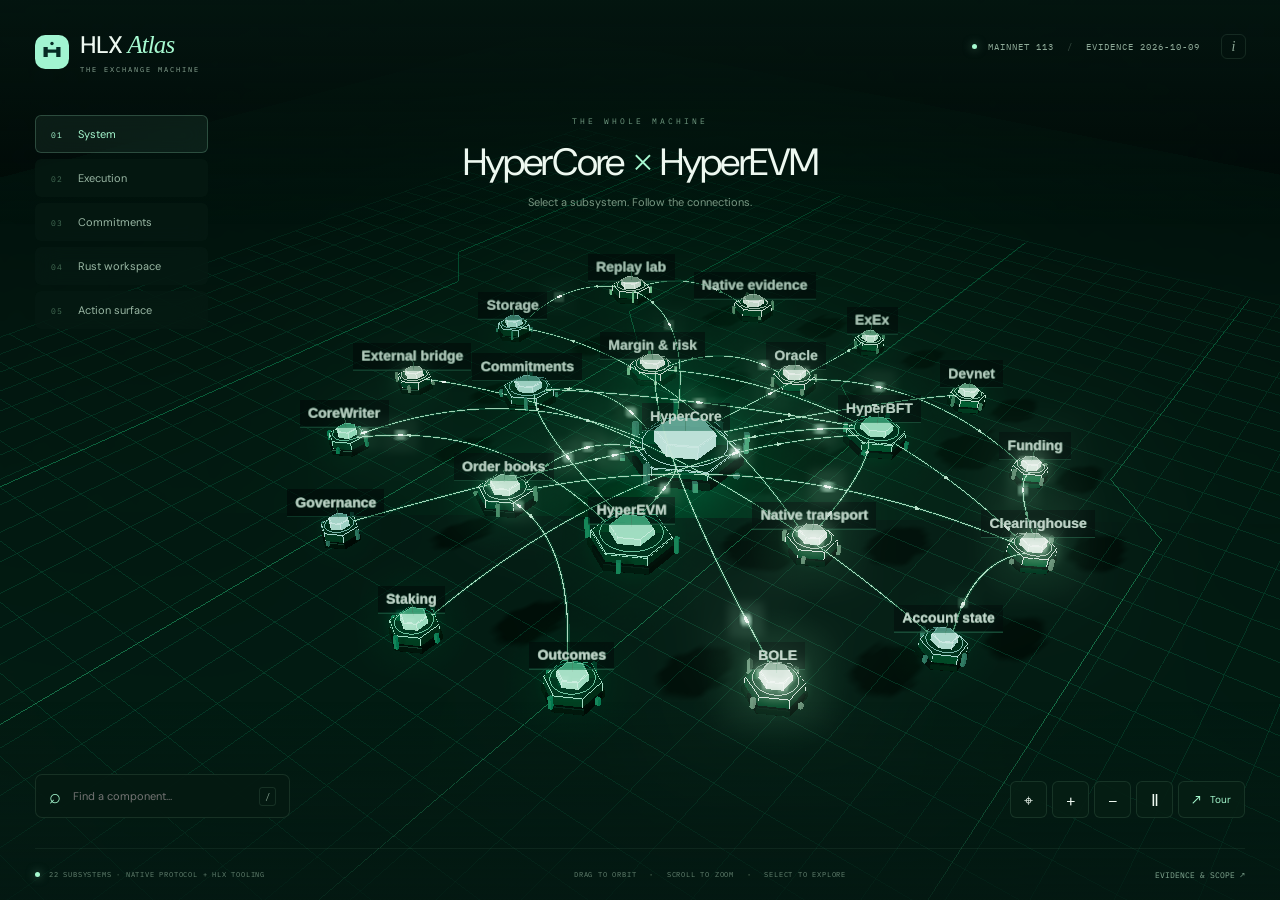
<file: index.html>
<!doctype html>
<html lang="en">
<head>
<meta charset="utf-8"><meta name="viewport" content="width=device-width,initial-scale=1">
<meta name="theme-color" content="#041812"><meta name="description" content="Explore HLX in three dimensions: an interactive map of HyperCore, HyperEVM, the Rust workspace and native evidence.">
<title>HLX · The Machine Atlas</title><link rel="icon" href="./mark.svg"><link rel="stylesheet" href="./style.css?v=873ecec02697">
<script type="importmap">{"imports":{"three":"./vendor/three.module.js"}}</script>
</head>
<body>
<div id="universe" aria-label="Interactive three-dimensional protocol map"></div>
<div class="vignette" aria-hidden="true"></div>
<header class="identity"><img src="./mark.svg" width="34" height="34" alt=""><div><strong>HLX <i>Atlas</i></strong><span>THE EXCHANGE MACHINE</span></div></header>
<div class="top-meta"><span class="live-dot"></span>MAINNET 113<span class="divider">/</span><span id="snapshot-date">RESEARCH SNAPSHOT</span><button id="about-toggle" aria-label="About this map">i</button></div>
<nav class="layer-rail" aria-label="Map layers"><button data-layer="architecture" class="active"><span>01</span>System</button><button data-layer="flow"><span>02</span>Execution</button><button data-layer="state"><span>03</span>Commitments</button><button data-layer="crates"><span>04</span>Rust workspace</button><button data-layer="actions"><span>05</span>Action surface</button></nav>
<section class="scene-title" aria-live="polite"><span id="scene-kicker">THE WHOLE MACHINE</span><h1 id="scene-title">HyperCore <i>×</i> HyperEVM</h1><p id="scene-description">Select a subsystem. Follow the connections.</p></section>
<button id="back-map" class="back-map" hidden>↑ Whole machine</button>
<div class="search-shell"><label class="sr-only" for="map-search">Find a component</label><span>⌕</span><input id="map-search" placeholder="Find a component…" autocomplete="off"><kbd>/</kbd><div id="search-results" hidden></div></div>
<div class="scope-filters" id="scope-filters" hidden></div>
<aside class="inspector" id="inspector" hidden aria-live="polite"></aside>
<div class="hover-label" id="hover-label" hidden></div>
<div class="journey" id="journey" hidden><button id="flow-play" aria-label="Play execution journey">▶</button><label class="sr-only" for="flow-step">Execution stage</label><input id="flow-step" type="range" min="0" max="7" value="0"><output id="flow-output">01 / 08</output><button id="flow-close" aria-label="Pause execution journey">Ⅱ</button></div>
<div class="view-controls"><button id="map-reset" aria-label="Reset camera">⌖</button><button id="map-zoom-in" aria-label="Zoom in">+</button><button id="map-zoom-out" aria-label="Zoom out">−</button><button id="motion-toggle" aria-label="Pause animation">Ⅱ</button><button id="tour-toggle" aria-label="Take a guided tour">↗<span>Tour</span></button></div>
<footer class="map-footer"><div><span class="status-dot"></span><span id="map-count">17 CRATES · 92 ACTIONS · 42 STATE SLOTS</span></div><span id="interaction-hint">DRAG TO ORBIT <b>·</b> SCROLL TO ZOOM <b>·</b> SELECT TO EXPLORE</span><button id="proof-toggle">EVIDENCE & SCOPE ↗</button></footer>
<dialog id="evidence-dialog"><button class="dialog-close" aria-label="Close evidence">×</button><div id="evidence-content"></div></dialog>
<div class="loading" id="loading"><div class="loading-ring"></div><span>ASSEMBLING THE MACHINE</span></div>
<script type="module" src="./app.js?v=34e83dfbbbfd"></script>
<noscript><div class="no-js">This spatial atlas requires JavaScript. <a href="./reference.html">Read the static reference</a>.</div></noscript>
</body>
</html>
</file>
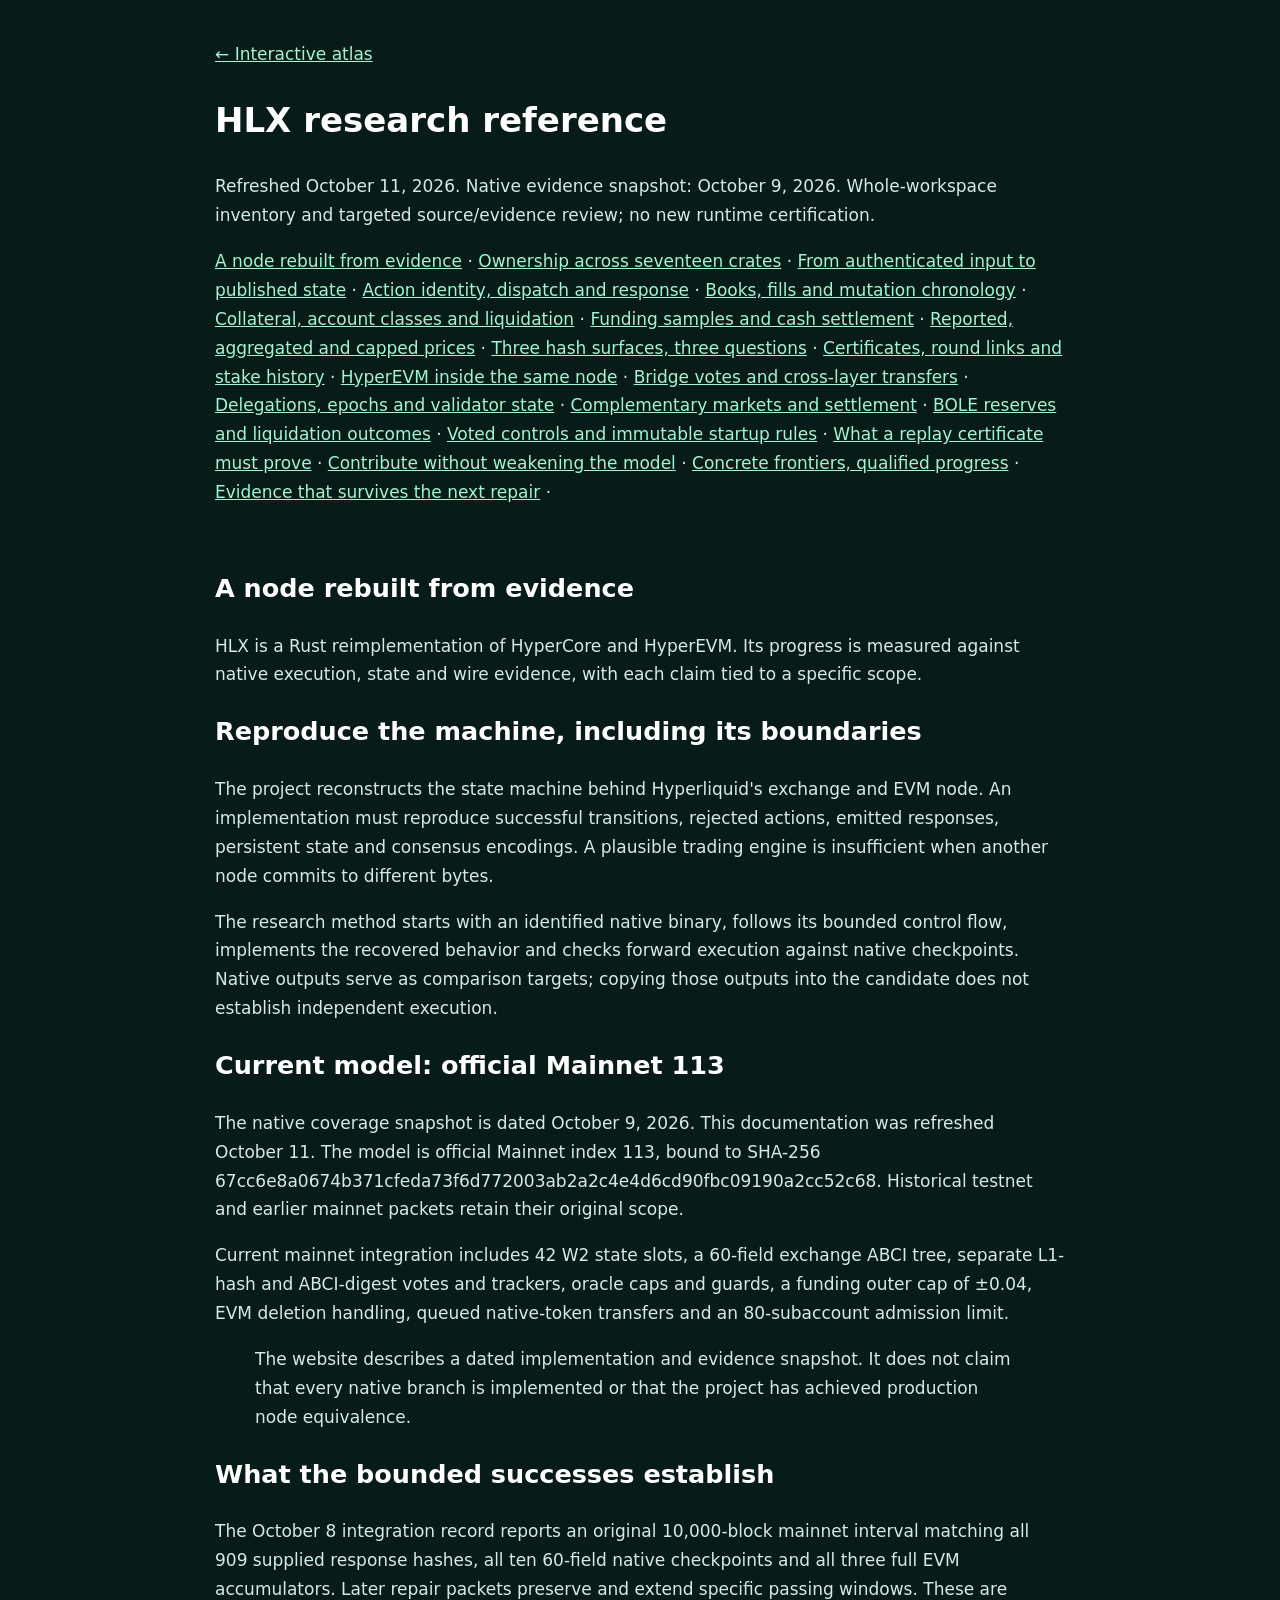
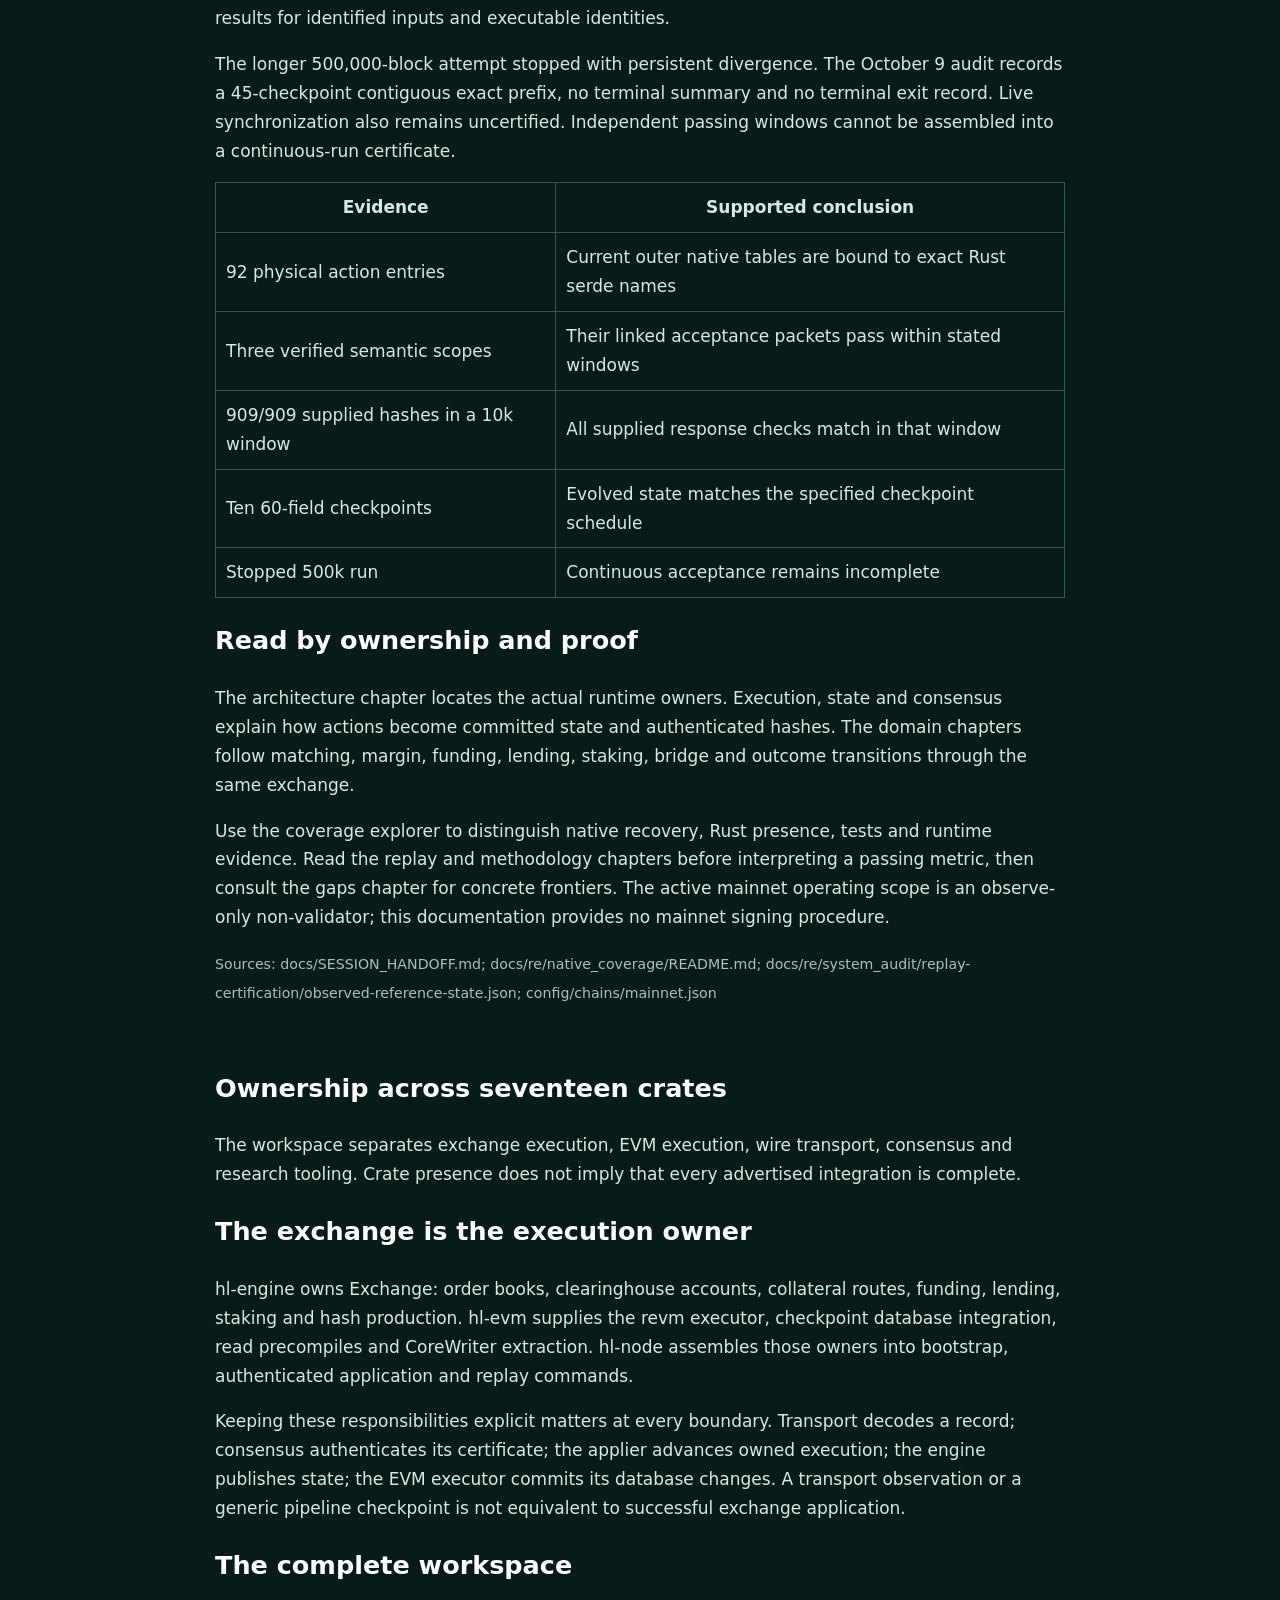
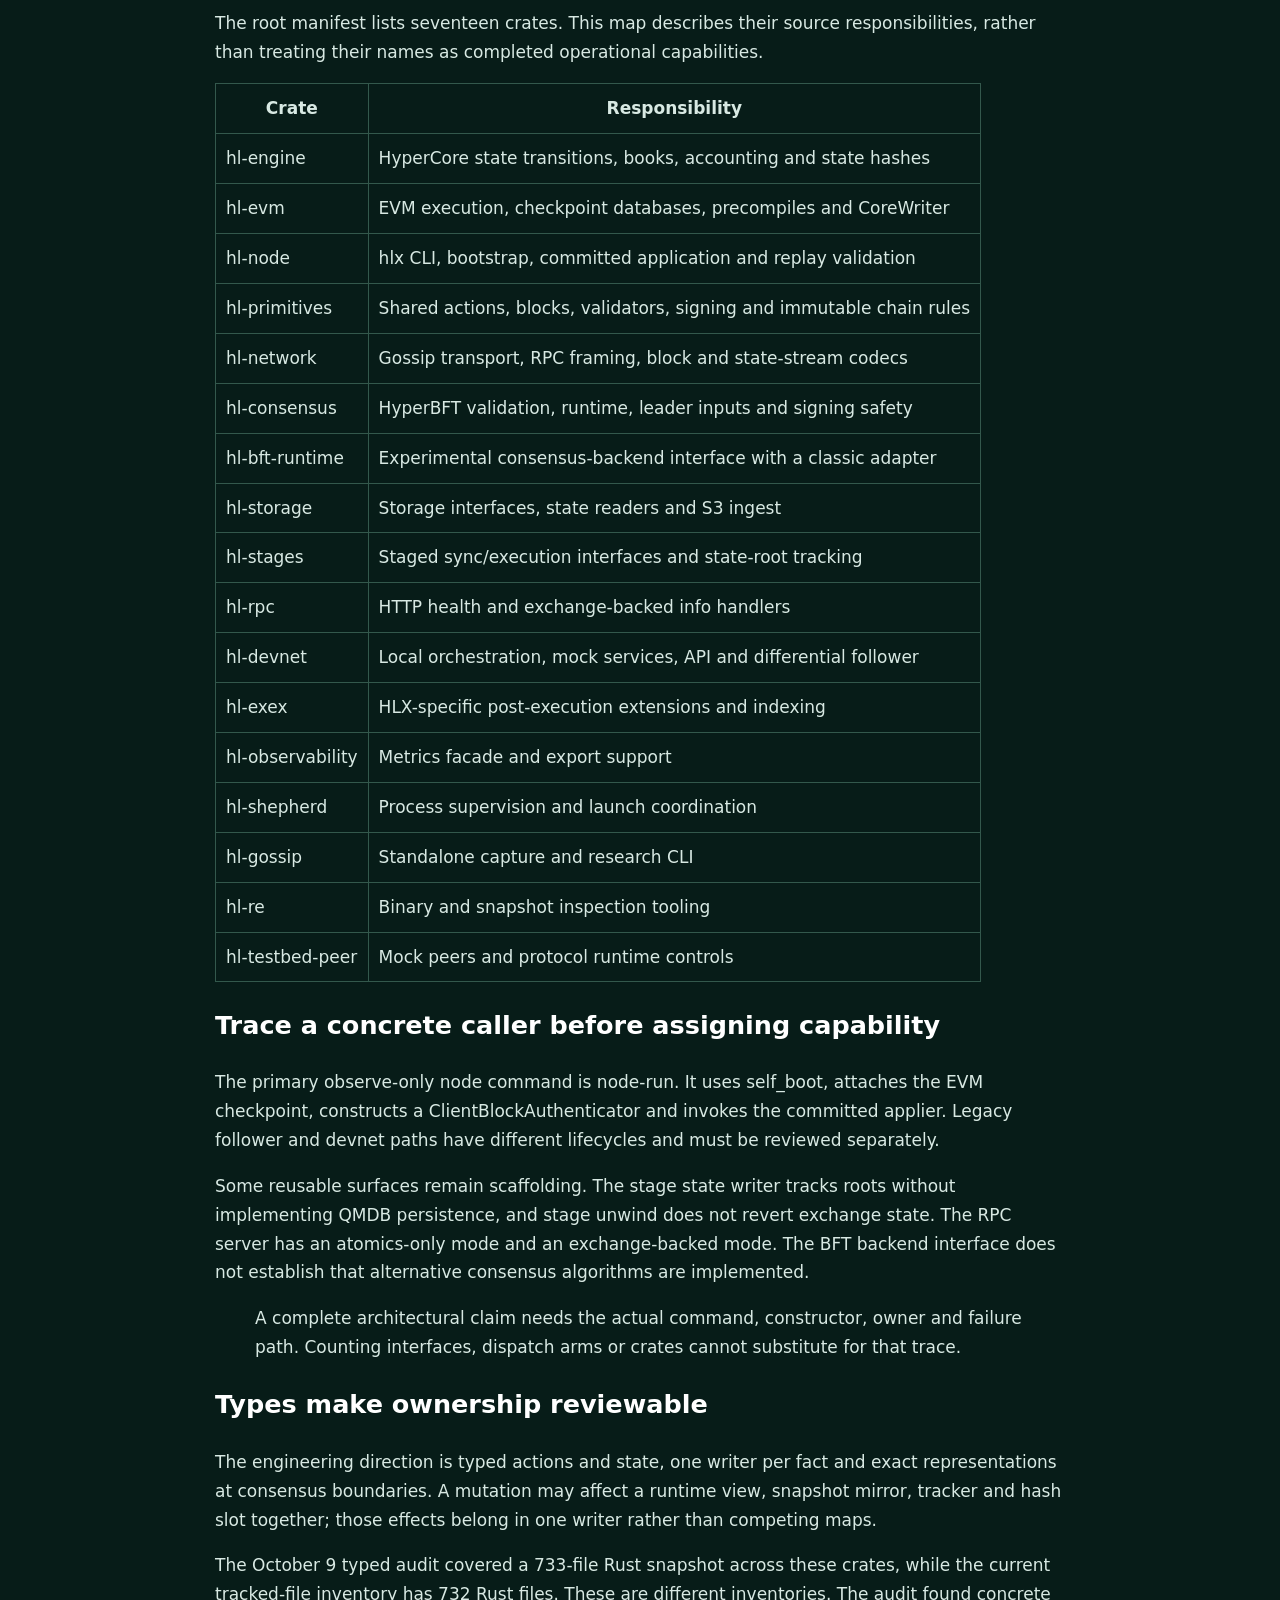
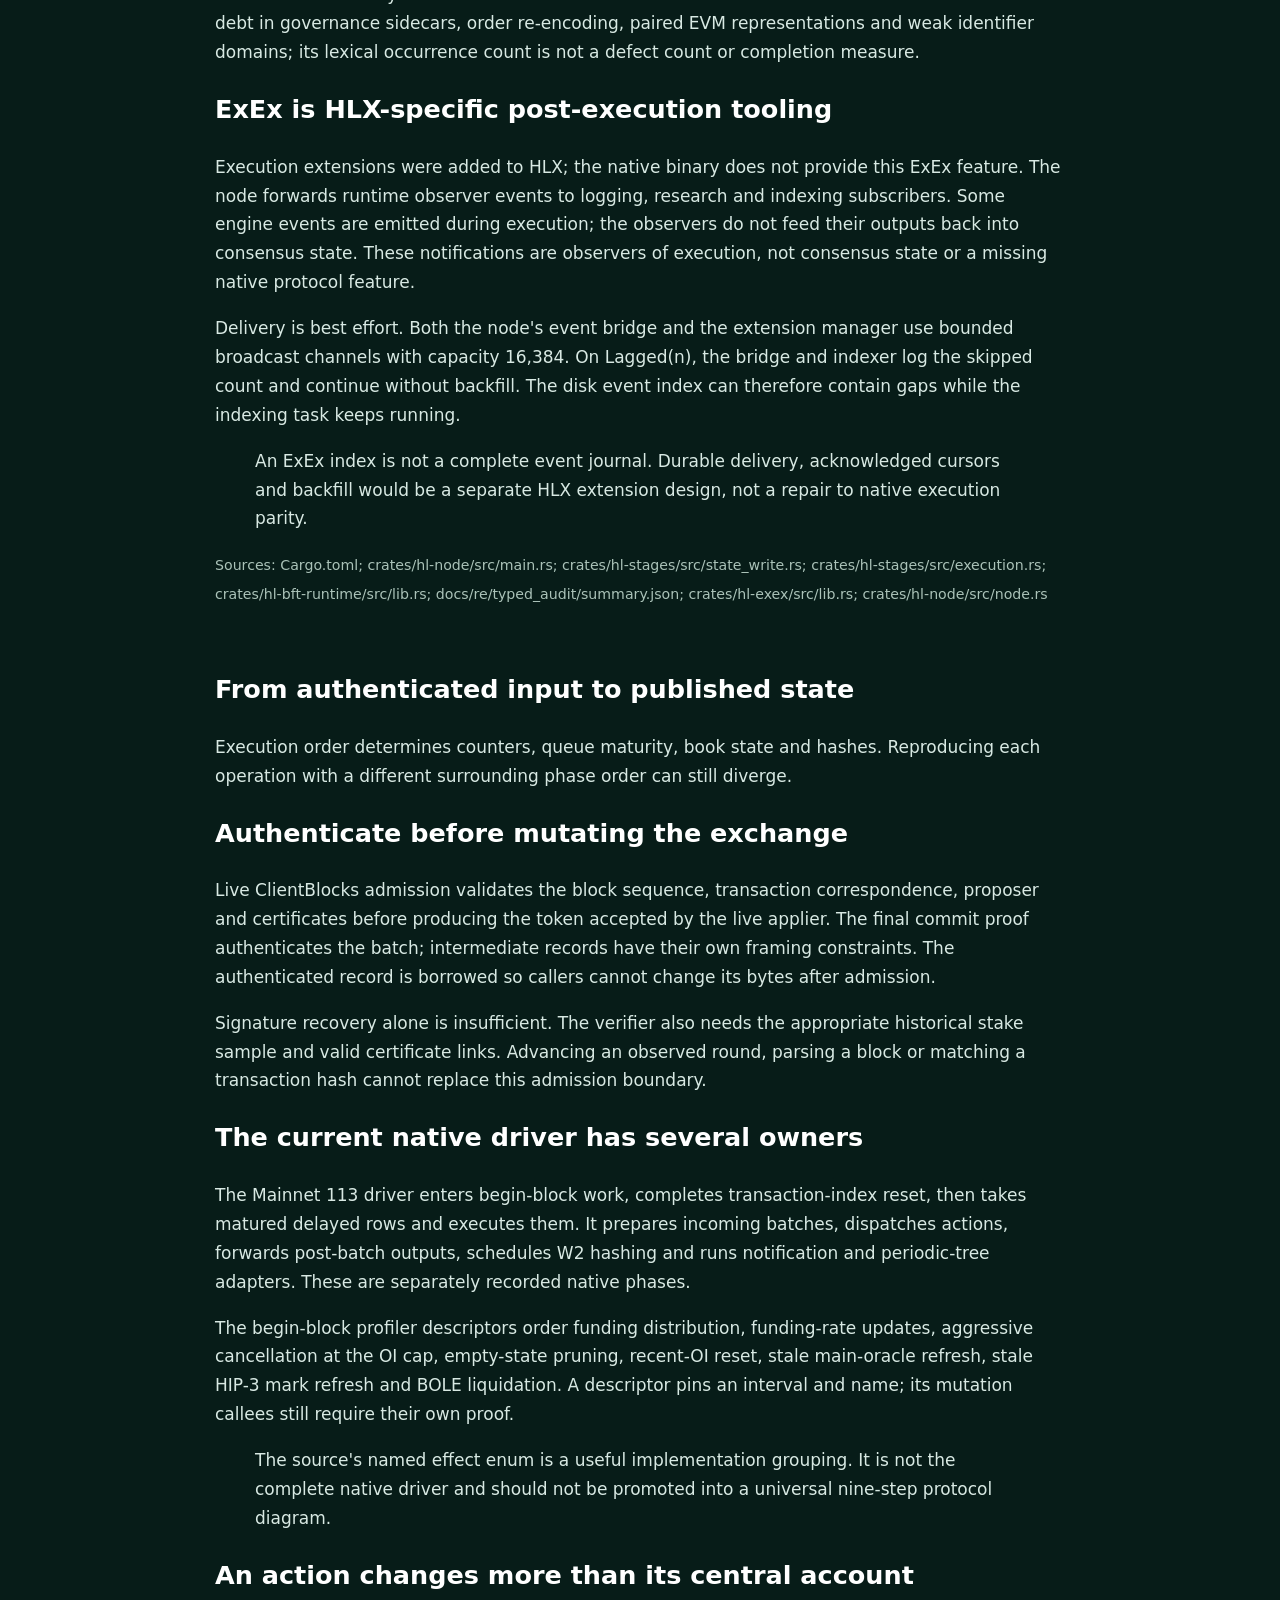
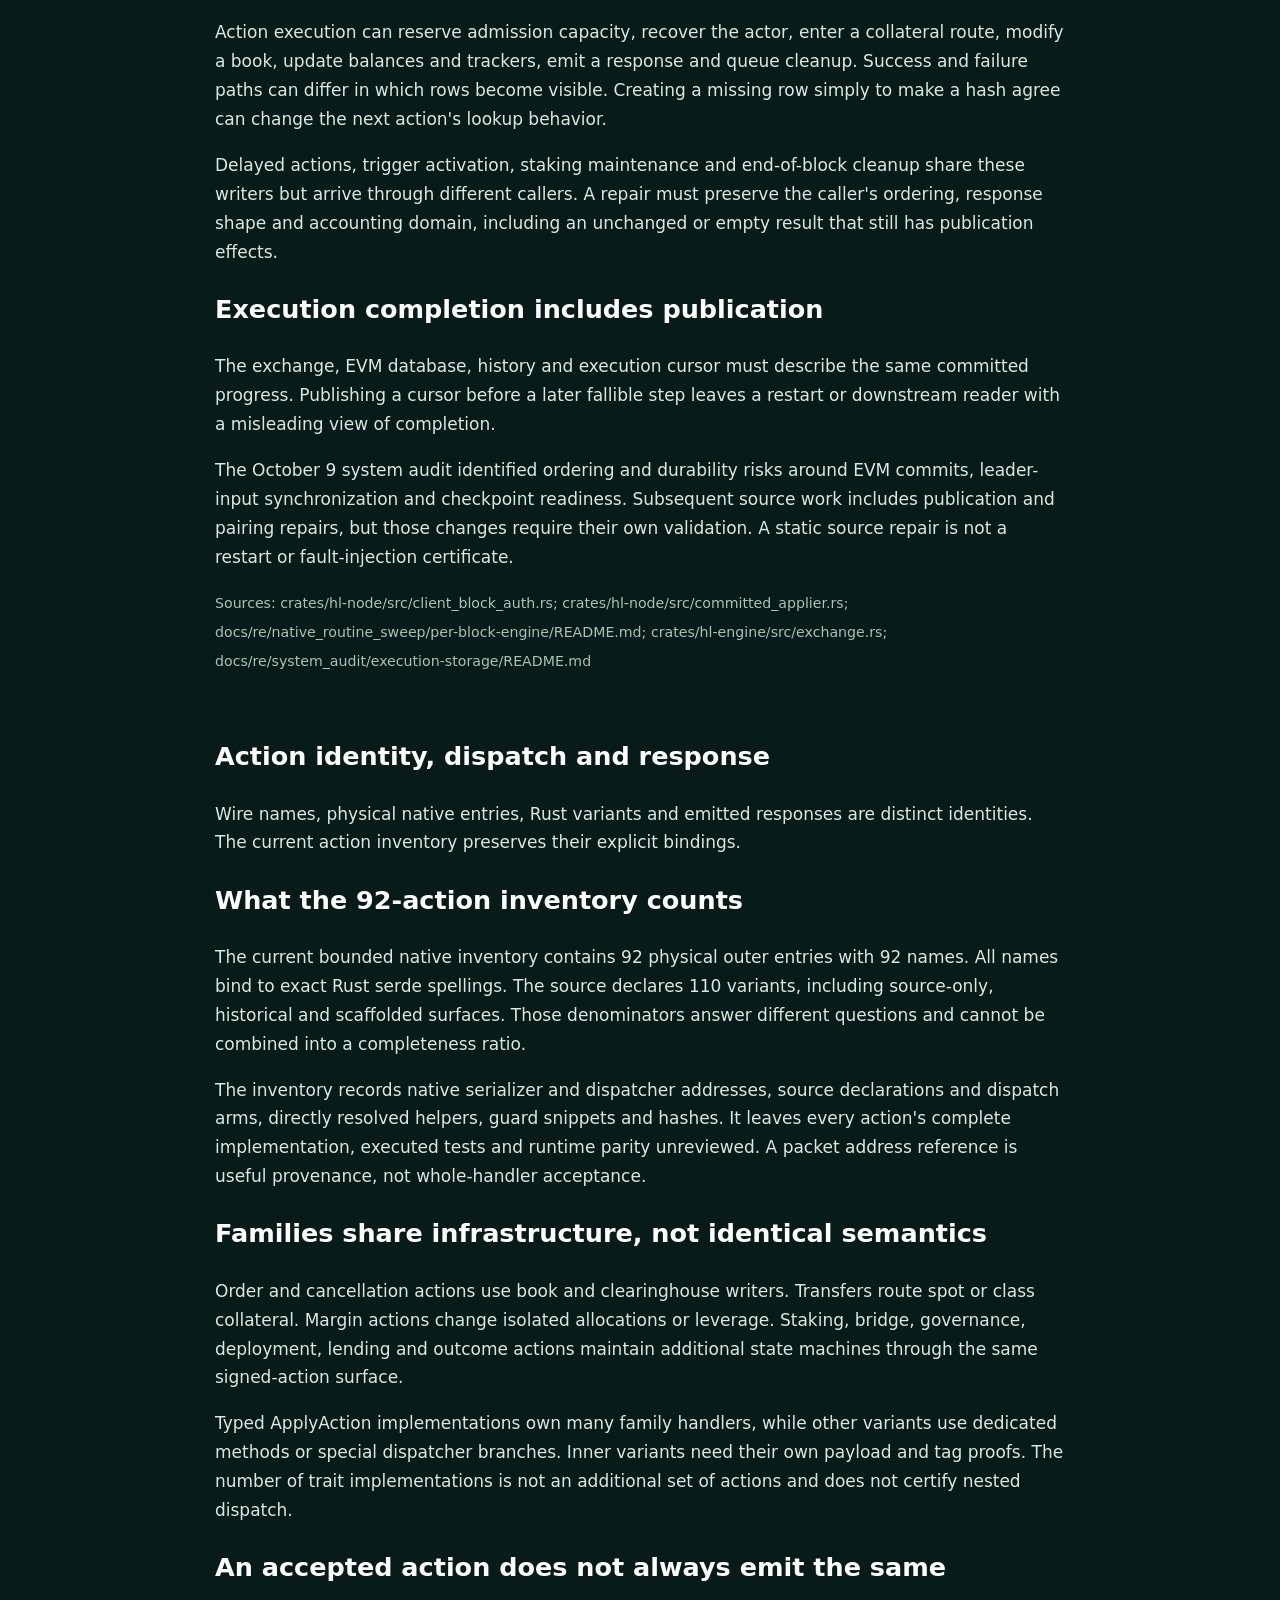
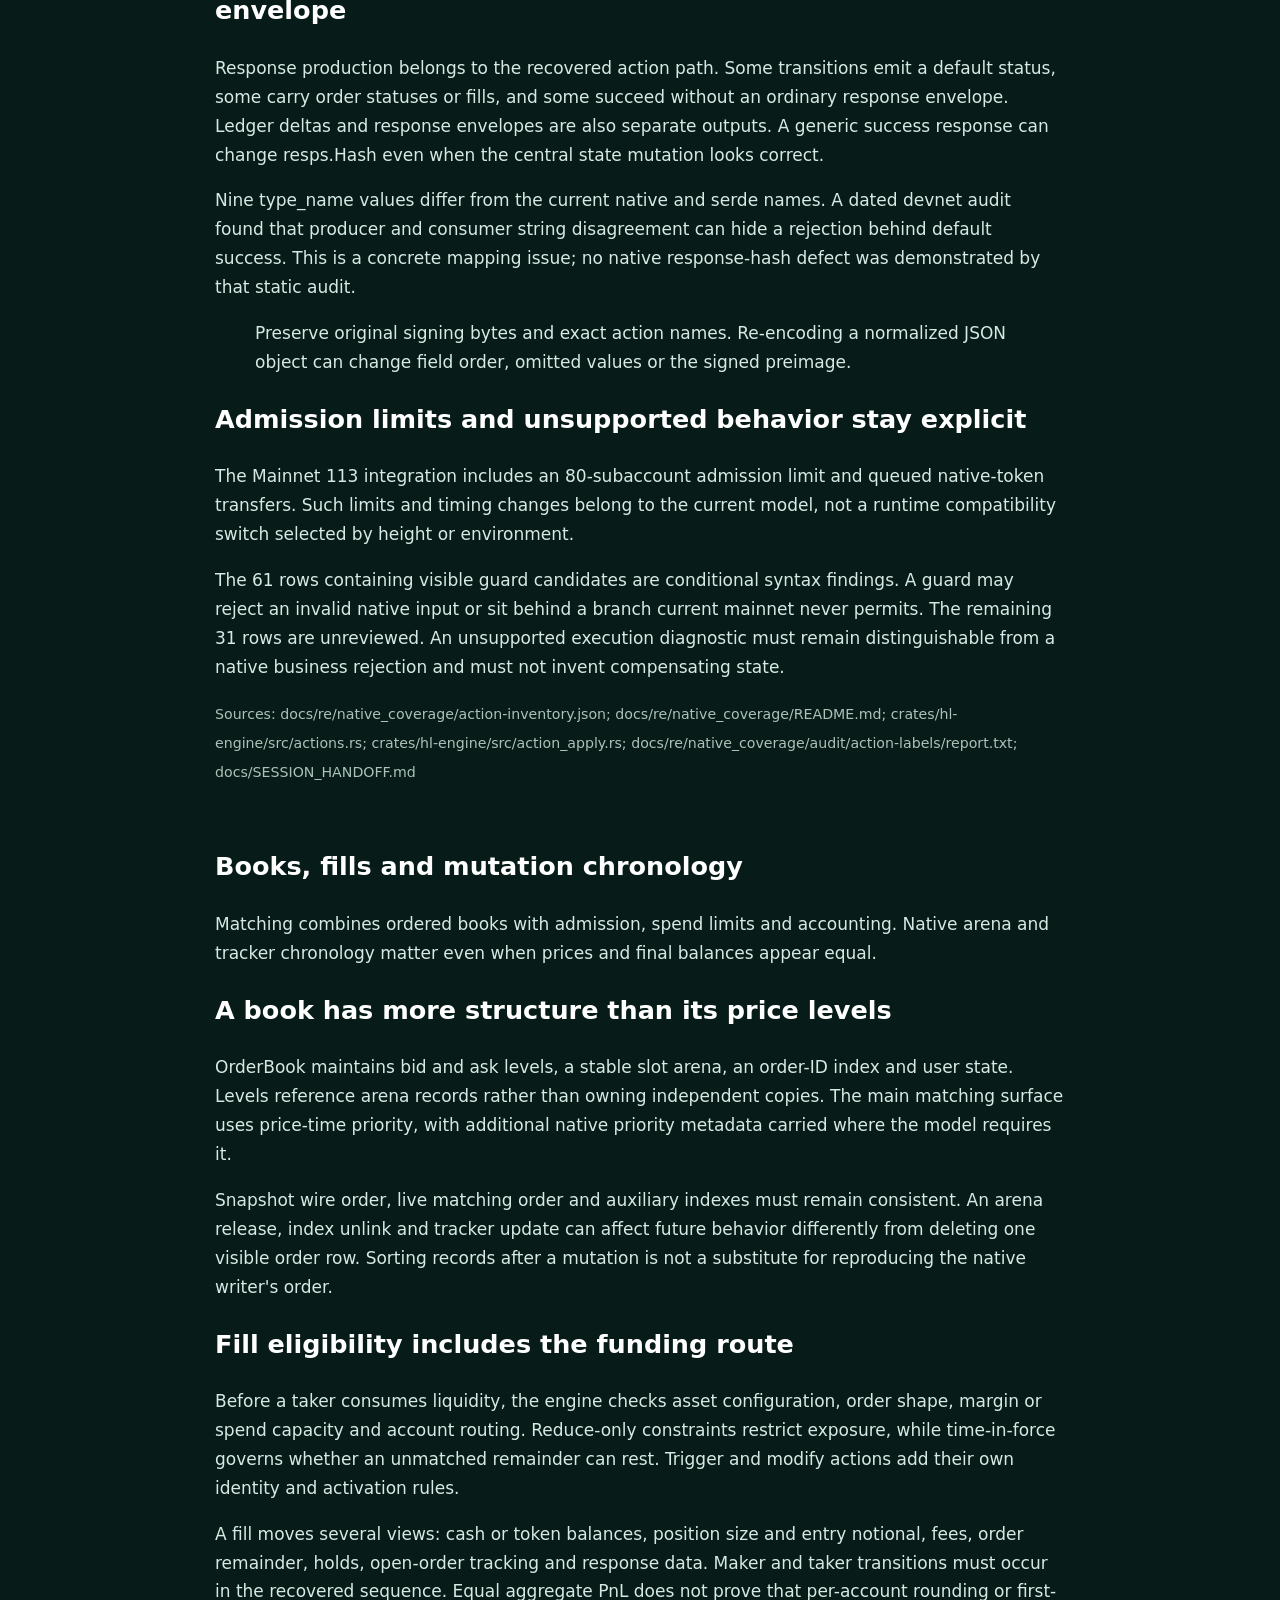
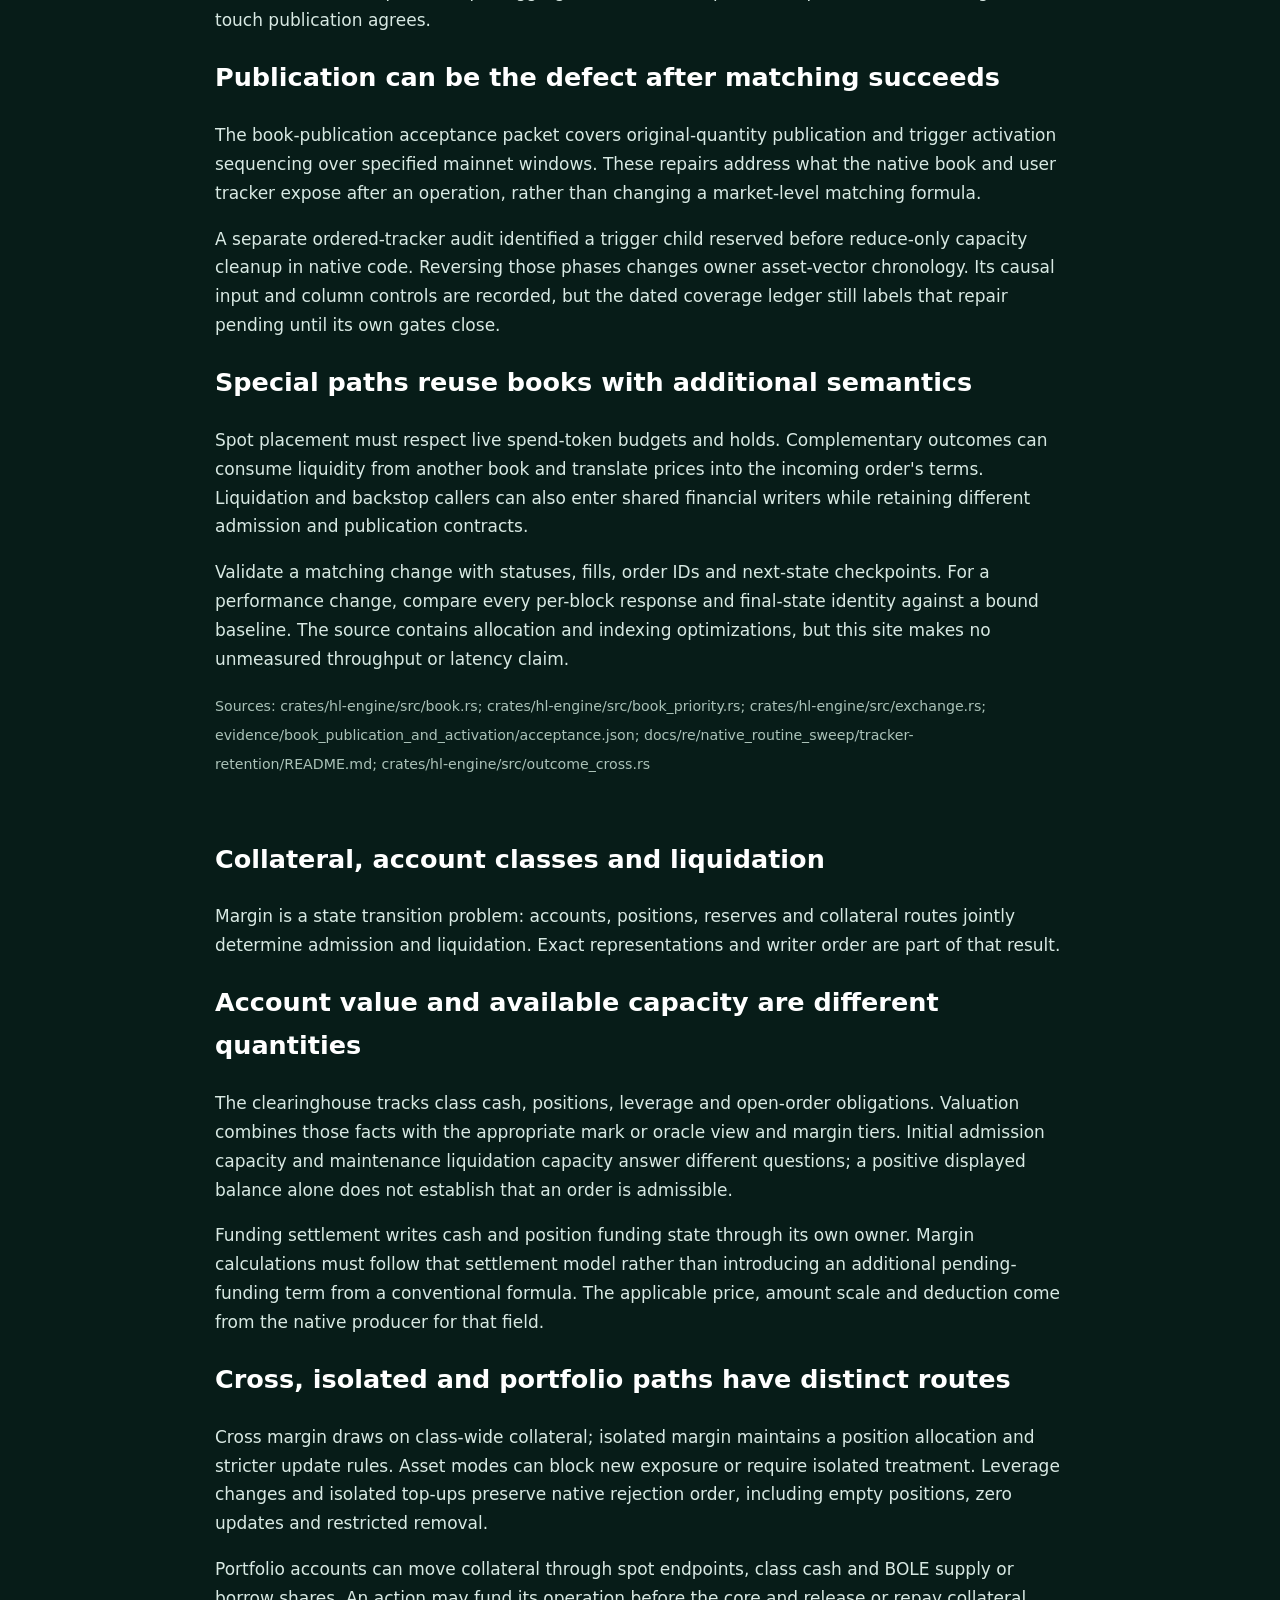
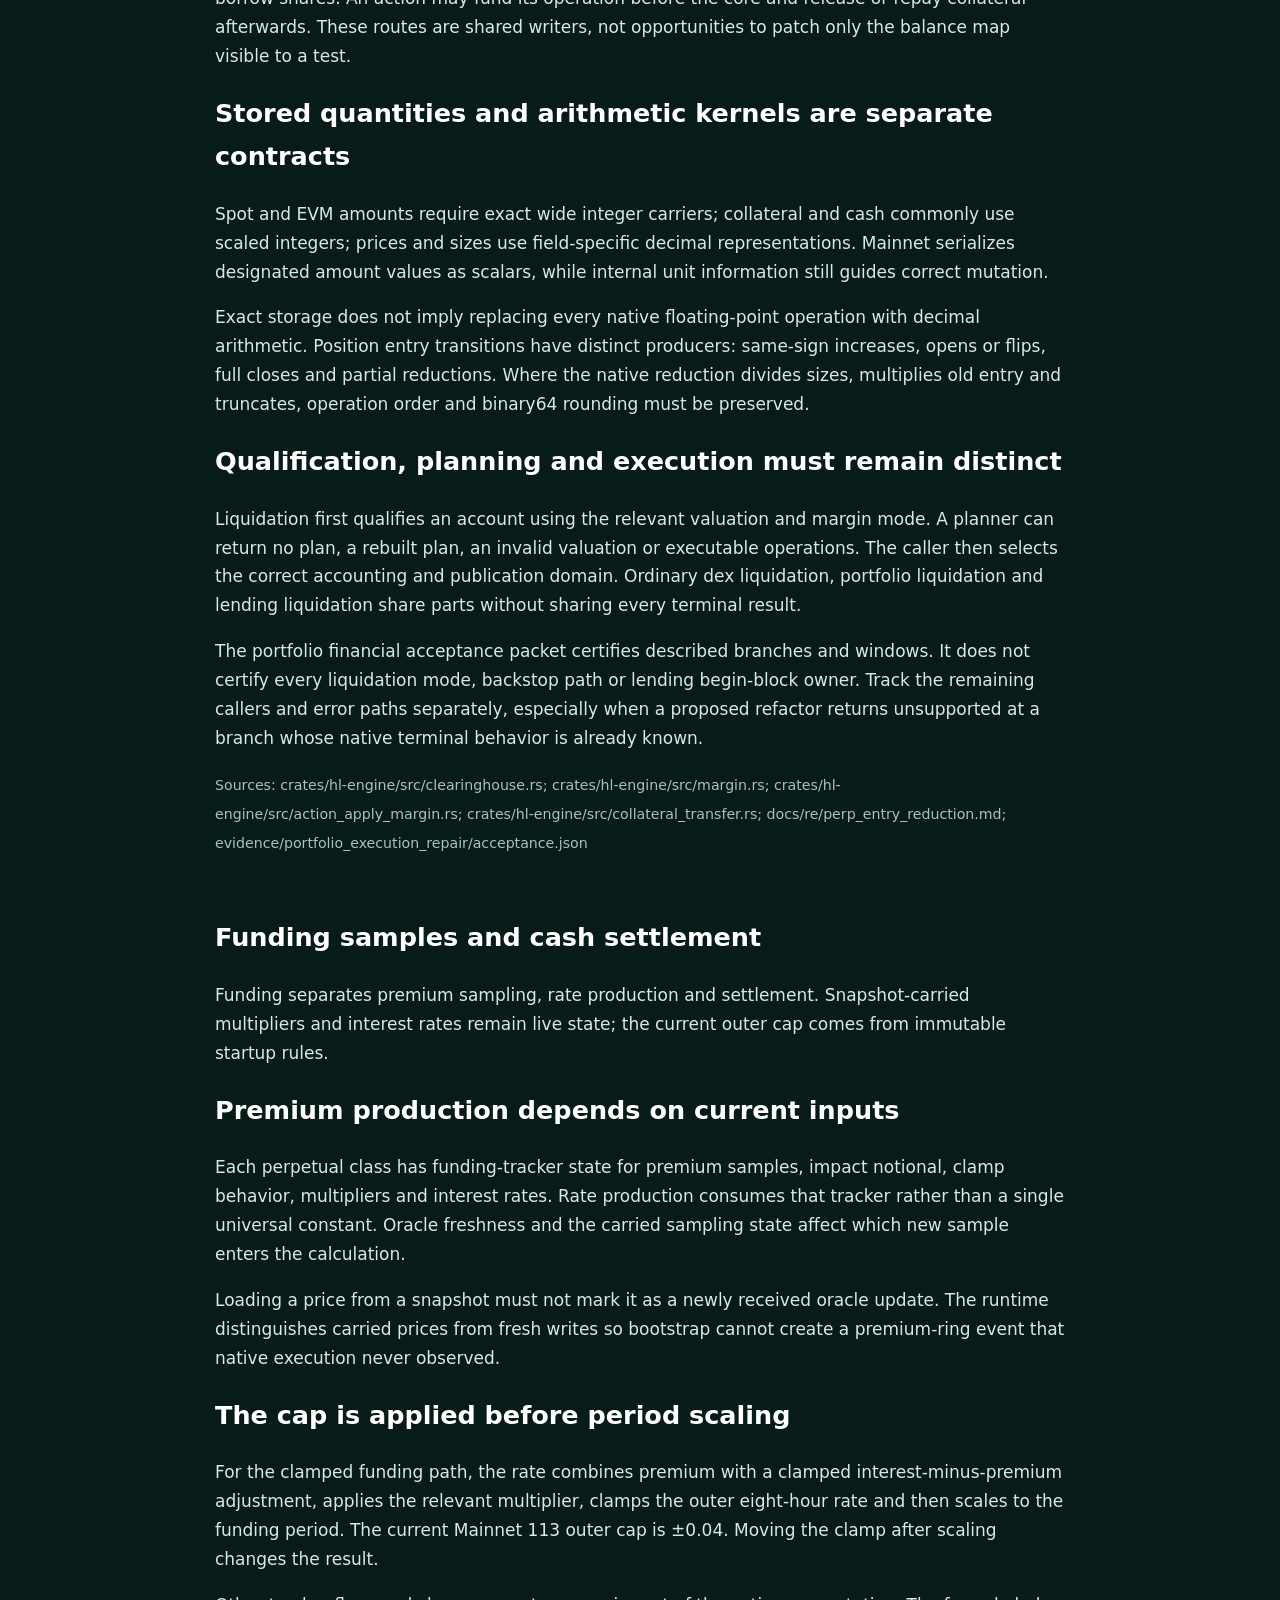
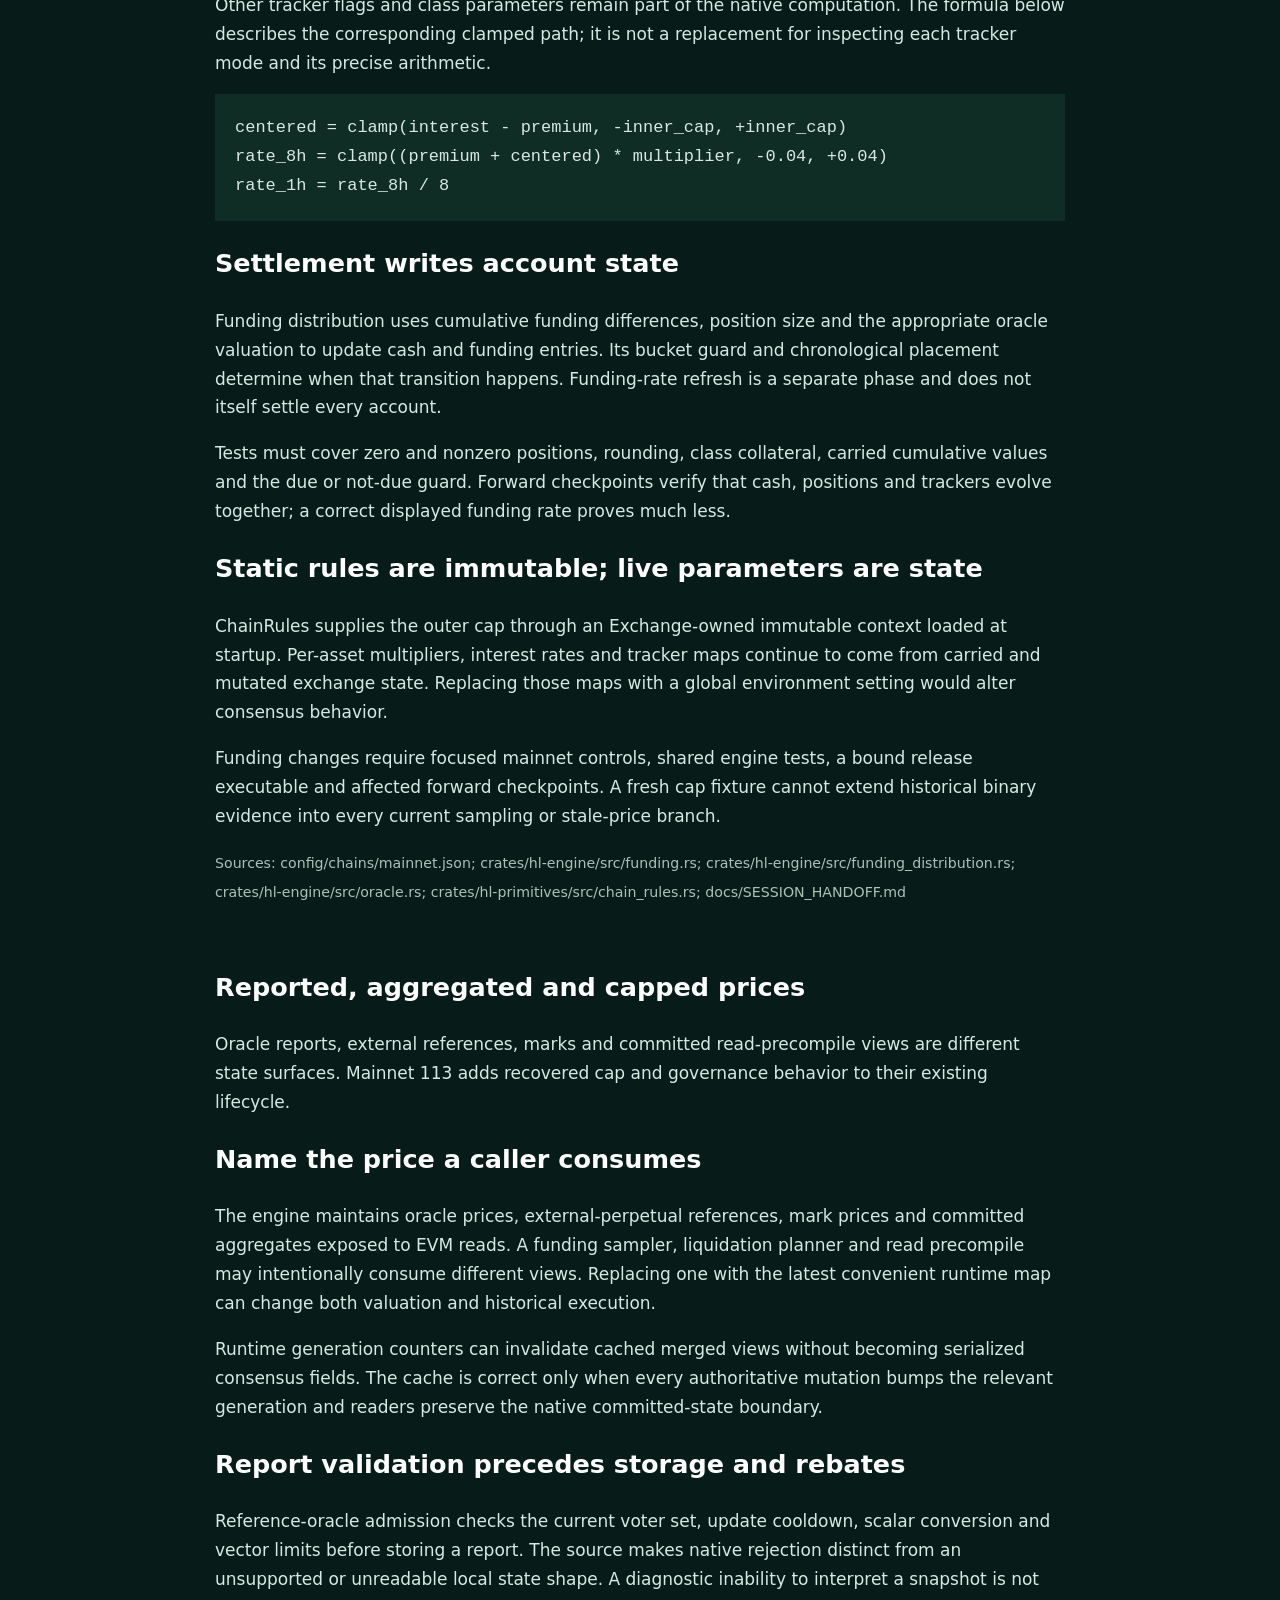
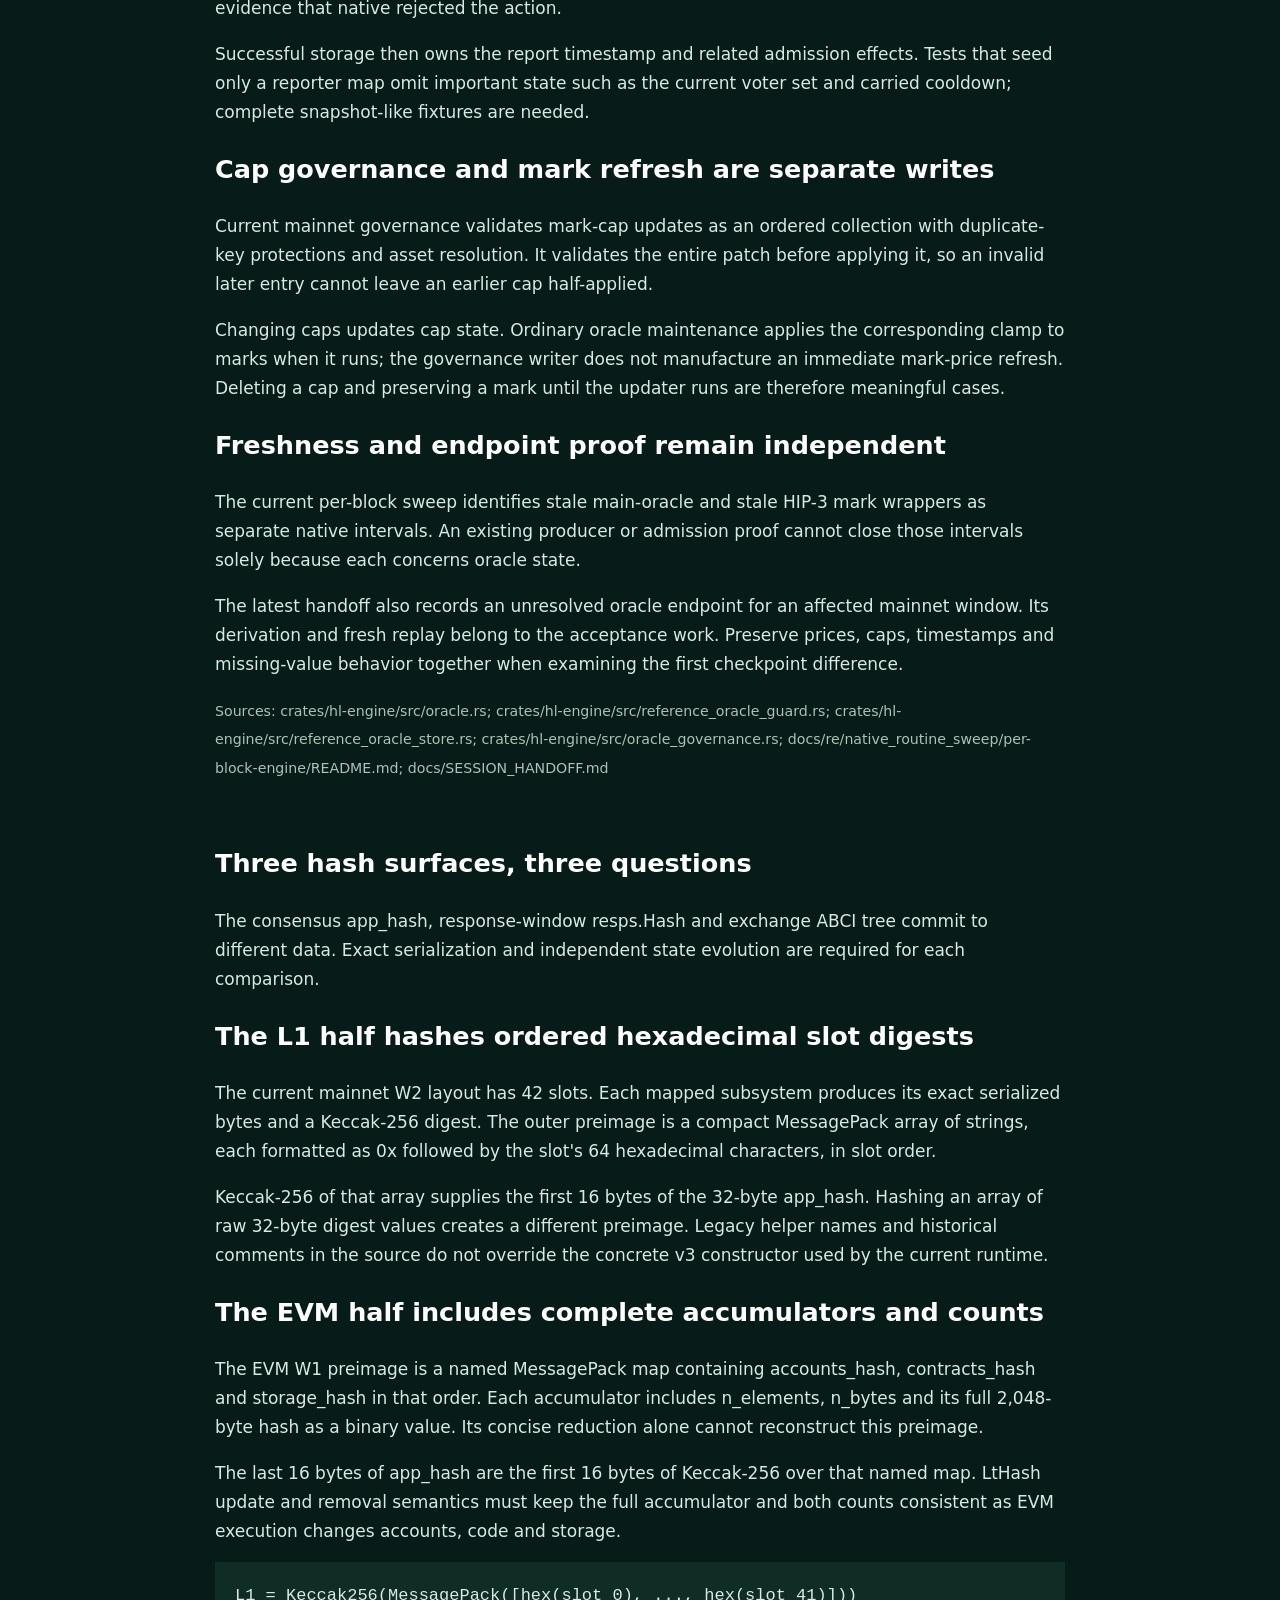
<file: reference.html>
<!doctype html><html lang="en"><meta charset="utf-8"><meta name="viewport" content="width=device-width,initial-scale=1">
<title>HLX Atlas · Static reference</title><style>body{max-width:850px;margin:40px auto;padding:0 24px;background:#071c18;color:#d8e9e3;font:17px/1.7 system-ui}a{color:#a1f5d1}h1,h2{color:#fff}section{margin:60px 0}pre{overflow:auto;background:#102d25;padding:20px}table{border-collapse:collapse}td,th{padding:10px;border:1px solid #33584c}small{color:#aac2b8}</style>
<a href="./index.html">← Interactive atlas</a><h1>HLX research reference</h1><p>Refreshed October 11, 2026. Native evidence snapshot: October 9, 2026. Whole-workspace inventory and targeted source/evidence review; no new runtime certification.</p><nav>
<a href="#overview">A node rebuilt from evidence</a> · 
<a href="#architecture">Ownership across seventeen crates</a> · 
<a href="#execution">From authenticated input to published state</a> · 
<a href="#actions">Action identity, dispatch and response</a> · 
<a href="#matching">Books, fills and mutation chronology</a> · 
<a href="#margin">Collateral, account classes and liquidation</a> · 
<a href="#funding">Funding samples and cash settlement</a> · 
<a href="#oracle">Reported, aggregated and capped prices</a> · 
<a href="#state">Three hash surfaces, three questions</a> · 
<a href="#consensus">Certificates, round links and stake history</a> · 
<a href="#evm">HyperEVM inside the same node</a> · 
<a href="#bridge">Bridge votes and cross-layer transfers</a> · 
<a href="#staking">Delegations, epochs and validator state</a> · 
<a href="#outcomes">Complementary markets and settlement</a> · 
<a href="#lending">BOLE reserves and liquidation outcomes</a> · 
<a href="#governance">Voted controls and immutable startup rules</a> · 
<a href="#replay">What a replay certificate must prove</a> · 
<a href="#development">Contribute without weakening the model</a> · 
<a href="#gaps">Concrete frontiers, qualified progress</a> · 
<a href="#methodology">Evidence that survives the next repair</a> · 
</nav>
<section id="overview"><h1>A node rebuilt from evidence</h1><p>HLX is a Rust reimplementation of HyperCore and HyperEVM. Its progress is measured against native execution, state and wire evidence, with each claim tied to a specific scope.</p>
<h2>Reproduce the machine, including its boundaries</h2>
<p>The project reconstructs the state machine behind Hyperliquid&#x27;s exchange and EVM node. An implementation must reproduce successful transitions, rejected actions, emitted responses, persistent state and consensus encodings. A plausible trading engine is insufficient when another node commits to different bytes.</p>
<p>The research method starts with an identified native binary, follows its bounded control flow, implements the recovered behavior and checks forward execution against native checkpoints. Native outputs serve as comparison targets; copying those outputs into the candidate does not establish independent execution.</p>
<h2>Current model: official Mainnet 113</h2>
<p>The native coverage snapshot is dated October 9, 2026. This documentation was refreshed October 11. The model is official Mainnet index 113, bound to SHA-256 67cc6e8a0674b371cfeda73f6d772003ab2a2c4e4d6cd90fbc09190a2cc52c68. Historical testnet and earlier mainnet packets retain their original scope.</p>
<p>Current mainnet integration includes 42 W2 state slots, a 60-field exchange ABCI tree, separate L1-hash and ABCI-digest votes and trackers, oracle caps and guards, a funding outer cap of ±0.04, EVM deletion handling, queued native-token transfers and an 80-subaccount admission limit.</p>
<blockquote>The website describes a dated implementation and evidence snapshot. It does not claim that every native branch is implemented or that the project has achieved production node equivalence.</blockquote>
<h2>What the bounded successes establish</h2>
<p>The October 8 integration record reports an original 10,000-block mainnet interval matching all 909 supplied response hashes, all ten 60-field native checkpoints and all three full EVM accumulators. Later repair packets preserve and extend specific passing windows. These are results for identified inputs and executable identities.</p>
<p>The longer 500,000-block attempt stopped with persistent divergence. The October 9 audit records a 45-checkpoint contiguous exact prefix, no terminal summary and no terminal exit record. Live synchronization also remains uncertified. Independent passing windows cannot be assembled into a continuous-run certificate.</p>
<table><thead><tr><th>Evidence</th><th>Supported conclusion</th></tr></thead><tbody><tr><td>92 physical action entries</td><td>Current outer native tables are bound to exact Rust serde names</td></tr><tr><td>Three verified semantic scopes</td><td>Their linked acceptance packets pass within stated windows</td></tr><tr><td>909/909 supplied hashes in a 10k window</td><td>All supplied response checks match in that window</td></tr><tr><td>Ten 60-field checkpoints</td><td>Evolved state matches the specified checkpoint schedule</td></tr><tr><td>Stopped 500k run</td><td>Continuous acceptance remains incomplete</td></tr></tbody></table>
<h2>Read by ownership and proof</h2>
<p>The architecture chapter locates the actual runtime owners. Execution, state and consensus explain how actions become committed state and authenticated hashes. The domain chapters follow matching, margin, funding, lending, staking, bridge and outcome transitions through the same exchange.</p>
<p>Use the coverage explorer to distinguish native recovery, Rust presence, tests and runtime evidence. Read the replay and methodology chapters before interpreting a passing metric, then consult the gaps chapter for concrete frontiers. The active mainnet operating scope is an observe-only non-validator; this documentation provides no mainnet signing procedure.</p>
<small>Sources: docs/SESSION_HANDOFF.md; docs/re/native_coverage/README.md; docs/re/system_audit/replay-certification/observed-reference-state.json; config/chains/mainnet.json</small></section>
<section id="architecture"><h1>Ownership across seventeen crates</h1><p>The workspace separates exchange execution, EVM execution, wire transport, consensus and research tooling. Crate presence does not imply that every advertised integration is complete.</p>
<h2>The exchange is the execution owner</h2>
<p>hl-engine owns Exchange: order books, clearinghouse accounts, collateral routes, funding, lending, staking and hash production. hl-evm supplies the revm executor, checkpoint database integration, read precompiles and CoreWriter extraction. hl-node assembles those owners into bootstrap, authenticated application and replay commands.</p>
<p>Keeping these responsibilities explicit matters at every boundary. Transport decodes a record; consensus authenticates its certificate; the applier advances owned execution; the engine publishes state; the EVM executor commits its database changes. A transport observation or a generic pipeline checkpoint is not equivalent to successful exchange application.</p>
<h2>The complete workspace</h2>
<p>The root manifest lists seventeen crates. This map describes their source responsibilities, rather than treating their names as completed operational capabilities.</p>
<table><thead><tr><th>Crate</th><th>Responsibility</th></tr></thead><tbody><tr><td>hl-engine</td><td>HyperCore state transitions, books, accounting and state hashes</td></tr><tr><td>hl-evm</td><td>EVM execution, checkpoint databases, precompiles and CoreWriter</td></tr><tr><td>hl-node</td><td>hlx CLI, bootstrap, committed application and replay validation</td></tr><tr><td>hl-primitives</td><td>Shared actions, blocks, validators, signing and immutable chain rules</td></tr><tr><td>hl-network</td><td>Gossip transport, RPC framing, block and state-stream codecs</td></tr><tr><td>hl-consensus</td><td>HyperBFT validation, runtime, leader inputs and signing safety</td></tr><tr><td>hl-bft-runtime</td><td>Experimental consensus-backend interface with a classic adapter</td></tr><tr><td>hl-storage</td><td>Storage interfaces, state readers and S3 ingest</td></tr><tr><td>hl-stages</td><td>Staged sync/execution interfaces and state-root tracking</td></tr><tr><td>hl-rpc</td><td>HTTP health and exchange-backed info handlers</td></tr><tr><td>hl-devnet</td><td>Local orchestration, mock services, API and differential follower</td></tr><tr><td>hl-exex</td><td>HLX-specific post-execution extensions and indexing</td></tr><tr><td>hl-observability</td><td>Metrics facade and export support</td></tr><tr><td>hl-shepherd</td><td>Process supervision and launch coordination</td></tr><tr><td>hl-gossip</td><td>Standalone capture and research CLI</td></tr><tr><td>hl-re</td><td>Binary and snapshot inspection tooling</td></tr><tr><td>hl-testbed-peer</td><td>Mock peers and protocol runtime controls</td></tr></tbody></table>
<h2>Trace a concrete caller before assigning capability</h2>
<p>The primary observe-only node command is node-run. It uses self_boot, attaches the EVM checkpoint, constructs a ClientBlockAuthenticator and invokes the committed applier. Legacy follower and devnet paths have different lifecycles and must be reviewed separately.</p>
<p>Some reusable surfaces remain scaffolding. The stage state writer tracks roots without implementing QMDB persistence, and stage unwind does not revert exchange state. The RPC server has an atomics-only mode and an exchange-backed mode. The BFT backend interface does not establish that alternative consensus algorithms are implemented.</p>
<blockquote>A complete architectural claim needs the actual command, constructor, owner and failure path. Counting interfaces, dispatch arms or crates cannot substitute for that trace.</blockquote>
<h2>Types make ownership reviewable</h2>
<p>The engineering direction is typed actions and state, one writer per fact and exact representations at consensus boundaries. A mutation may affect a runtime view, snapshot mirror, tracker and hash slot together; those effects belong in one writer rather than competing maps.</p>
<p>The October 9 typed audit covered a 733-file Rust snapshot across these crates, while the current tracked-file inventory has 732 Rust files. These are different inventories. The audit found concrete debt in governance sidecars, order re-encoding, paired EVM representations and weak identifier domains; its lexical occurrence count is not a defect count or completion measure.</p>
<h2>ExEx is HLX-specific post-execution tooling</h2>
<p>Execution extensions were added to HLX; the native binary does not provide this ExEx feature. The node forwards runtime observer events to logging, research and indexing subscribers. Some engine events are emitted during execution; the observers do not feed their outputs back into consensus state. These notifications are observers of execution, not consensus state or a missing native protocol feature.</p>
<p>Delivery is best effort. Both the node&#x27;s event bridge and the extension manager use bounded broadcast channels with capacity 16,384. On Lagged(n), the bridge and indexer log the skipped count and continue without backfill. The disk event index can therefore contain gaps while the indexing task keeps running.</p>
<blockquote>An ExEx index is not a complete event journal. Durable delivery, acknowledged cursors and backfill would be a separate HLX extension design, not a repair to native execution parity.</blockquote>
<small>Sources: Cargo.toml; crates/hl-node/src/main.rs; crates/hl-stages/src/state_write.rs; crates/hl-stages/src/execution.rs; crates/hl-bft-runtime/src/lib.rs; docs/re/typed_audit/summary.json; crates/hl-exex/src/lib.rs; crates/hl-node/src/node.rs</small></section>
<section id="execution"><h1>From authenticated input to published state</h1><p>Execution order determines counters, queue maturity, book state and hashes. Reproducing each operation with a different surrounding phase order can still diverge.</p>
<h2>Authenticate before mutating the exchange</h2>
<p>Live ClientBlocks admission validates the block sequence, transaction correspondence, proposer and certificates before producing the token accepted by the live applier. The final commit proof authenticates the batch; intermediate records have their own framing constraints. The authenticated record is borrowed so callers cannot change its bytes after admission.</p>
<p>Signature recovery alone is insufficient. The verifier also needs the appropriate historical stake sample and valid certificate links. Advancing an observed round, parsing a block or matching a transaction hash cannot replace this admission boundary.</p>
<h2>The current native driver has several owners</h2>
<p>The Mainnet 113 driver enters begin-block work, completes transaction-index reset, then takes matured delayed rows and executes them. It prepares incoming batches, dispatches actions, forwards post-batch outputs, schedules W2 hashing and runs notification and periodic-tree adapters. These are separately recorded native phases.</p>
<p>The begin-block profiler descriptors order funding distribution, funding-rate updates, aggressive cancellation at the OI cap, empty-state pruning, recent-OI reset, stale main-oracle refresh, stale HIP-3 mark refresh and BOLE liquidation. A descriptor pins an interval and name; its mutation callees still require their own proof.</p>
<blockquote>The source&#x27;s named effect enum is a useful implementation grouping. It is not the complete native driver and should not be promoted into a universal nine-step protocol diagram.</blockquote>
<h2>An action changes more than its central account</h2>
<p>Action execution can reserve admission capacity, recover the actor, enter a collateral route, modify a book, update balances and trackers, emit a response and queue cleanup. Success and failure paths can differ in which rows become visible. Creating a missing row simply to make a hash agree can change the next action&#x27;s lookup behavior.</p>
<p>Delayed actions, trigger activation, staking maintenance and end-of-block cleanup share these writers but arrive through different callers. A repair must preserve the caller&#x27;s ordering, response shape and accounting domain, including an unchanged or empty result that still has publication effects.</p>
<h2>Execution completion includes publication</h2>
<p>The exchange, EVM database, history and execution cursor must describe the same committed progress. Publishing a cursor before a later fallible step leaves a restart or downstream reader with a misleading view of completion.</p>
<p>The October 9 system audit identified ordering and durability risks around EVM commits, leader-input synchronization and checkpoint readiness. Subsequent source work includes publication and pairing repairs, but those changes require their own validation. A static source repair is not a restart or fault-injection certificate.</p>
<small>Sources: crates/hl-node/src/client_block_auth.rs; crates/hl-node/src/committed_applier.rs; docs/re/native_routine_sweep/per-block-engine/README.md; crates/hl-engine/src/exchange.rs; docs/re/system_audit/execution-storage/README.md</small></section>
<section id="actions"><h1>Action identity, dispatch and response</h1><p>Wire names, physical native entries, Rust variants and emitted responses are distinct identities. The current action inventory preserves their explicit bindings.</p>
<h2>What the 92-action inventory counts</h2>
<p>The current bounded native inventory contains 92 physical outer entries with 92 names. All names bind to exact Rust serde spellings. The source declares 110 variants, including source-only, historical and scaffolded surfaces. Those denominators answer different questions and cannot be combined into a completeness ratio.</p>
<p>The inventory records native serializer and dispatcher addresses, source declarations and dispatch arms, directly resolved helpers, guard snippets and hashes. It leaves every action&#x27;s complete implementation, executed tests and runtime parity unreviewed. A packet address reference is useful provenance, not whole-handler acceptance.</p>
<h2>Families share infrastructure, not identical semantics</h2>
<p>Order and cancellation actions use book and clearinghouse writers. Transfers route spot or class collateral. Margin actions change isolated allocations or leverage. Staking, bridge, governance, deployment, lending and outcome actions maintain additional state machines through the same signed-action surface.</p>
<p>Typed ApplyAction implementations own many family handlers, while other variants use dedicated methods or special dispatcher branches. Inner variants need their own payload and tag proofs. The number of trait implementations is not an additional set of actions and does not certify nested dispatch.</p>
<h2>An accepted action does not always emit the same envelope</h2>
<p>Response production belongs to the recovered action path. Some transitions emit a default status, some carry order statuses or fills, and some succeed without an ordinary response envelope. Ledger deltas and response envelopes are also separate outputs. A generic success response can change resps.Hash even when the central state mutation looks correct.</p>
<p>Nine type_name values differ from the current native and serde names. A dated devnet audit found that producer and consumer string disagreement can hide a rejection behind default success. This is a concrete mapping issue; no native response-hash defect was demonstrated by that static audit.</p>
<blockquote>Preserve original signing bytes and exact action names. Re-encoding a normalized JSON object can change field order, omitted values or the signed preimage.</blockquote>
<h2>Admission limits and unsupported behavior stay explicit</h2>
<p>The Mainnet 113 integration includes an 80-subaccount admission limit and queued native-token transfers. Such limits and timing changes belong to the current model, not a runtime compatibility switch selected by height or environment.</p>
<p>The 61 rows containing visible guard candidates are conditional syntax findings. A guard may reject an invalid native input or sit behind a branch current mainnet never permits. The remaining 31 rows are unreviewed. An unsupported execution diagnostic must remain distinguishable from a native business rejection and must not invent compensating state.</p>
<small>Sources: docs/re/native_coverage/action-inventory.json; docs/re/native_coverage/README.md; crates/hl-engine/src/actions.rs; crates/hl-engine/src/action_apply.rs; docs/re/native_coverage/audit/action-labels/report.txt; docs/SESSION_HANDOFF.md</small></section>
<section id="matching"><h1>Books, fills and mutation chronology</h1><p>Matching combines ordered books with admission, spend limits and accounting. Native arena and tracker chronology matter even when prices and final balances appear equal.</p>
<h2>A book has more structure than its price levels</h2>
<p>OrderBook maintains bid and ask levels, a stable slot arena, an order-ID index and user state. Levels reference arena records rather than owning independent copies. The main matching surface uses price-time priority, with additional native priority metadata carried where the model requires it.</p>
<p>Snapshot wire order, live matching order and auxiliary indexes must remain consistent. An arena release, index unlink and tracker update can affect future behavior differently from deleting one visible order row. Sorting records after a mutation is not a substitute for reproducing the native writer&#x27;s order.</p>
<h2>Fill eligibility includes the funding route</h2>
<p>Before a taker consumes liquidity, the engine checks asset configuration, order shape, margin or spend capacity and account routing. Reduce-only constraints restrict exposure, while time-in-force governs whether an unmatched remainder can rest. Trigger and modify actions add their own identity and activation rules.</p>
<p>A fill moves several views: cash or token balances, position size and entry notional, fees, order remainder, holds, open-order tracking and response data. Maker and taker transitions must occur in the recovered sequence. Equal aggregate PnL does not prove that per-account rounding or first-touch publication agrees.</p>
<h2>Publication can be the defect after matching succeeds</h2>
<p>The book-publication acceptance packet covers original-quantity publication and trigger activation sequencing over specified mainnet windows. These repairs address what the native book and user tracker expose after an operation, rather than changing a market-level matching formula.</p>
<p>A separate ordered-tracker audit identified a trigger child reserved before reduce-only capacity cleanup in native code. Reversing those phases changes owner asset-vector chronology. Its causal input and column controls are recorded, but the dated coverage ledger still labels that repair pending until its own gates close.</p>
<h2>Special paths reuse books with additional semantics</h2>
<p>Spot placement must respect live spend-token budgets and holds. Complementary outcomes can consume liquidity from another book and translate prices into the incoming order&#x27;s terms. Liquidation and backstop callers can also enter shared financial writers while retaining different admission and publication contracts.</p>
<p>Validate a matching change with statuses, fills, order IDs and next-state checkpoints. For a performance change, compare every per-block response and final-state identity against a bound baseline. The source contains allocation and indexing optimizations, but this site makes no unmeasured throughput or latency claim.</p>
<small>Sources: crates/hl-engine/src/book.rs; crates/hl-engine/src/book_priority.rs; crates/hl-engine/src/exchange.rs; evidence/book_publication_and_activation/acceptance.json; docs/re/native_routine_sweep/tracker-retention/README.md; crates/hl-engine/src/outcome_cross.rs</small></section>
<section id="margin"><h1>Collateral, account classes and liquidation</h1><p>Margin is a state transition problem: accounts, positions, reserves and collateral routes jointly determine admission and liquidation. Exact representations and writer order are part of that result.</p>
<h2>Account value and available capacity are different quantities</h2>
<p>The clearinghouse tracks class cash, positions, leverage and open-order obligations. Valuation combines those facts with the appropriate mark or oracle view and margin tiers. Initial admission capacity and maintenance liquidation capacity answer different questions; a positive displayed balance alone does not establish that an order is admissible.</p>
<p>Funding settlement writes cash and position funding state through its own owner. Margin calculations must follow that settlement model rather than introducing an additional pending-funding term from a conventional formula. The applicable price, amount scale and deduction come from the native producer for that field.</p>
<h2>Cross, isolated and portfolio paths have distinct routes</h2>
<p>Cross margin draws on class-wide collateral; isolated margin maintains a position allocation and stricter update rules. Asset modes can block new exposure or require isolated treatment. Leverage changes and isolated top-ups preserve native rejection order, including empty positions, zero updates and restricted removal.</p>
<p>Portfolio accounts can move collateral through spot endpoints, class cash and BOLE supply or borrow shares. An action may fund its operation before the core and release or repay collateral afterwards. These routes are shared writers, not opportunities to patch only the balance map visible to a test.</p>
<h2>Stored quantities and arithmetic kernels are separate contracts</h2>
<p>Spot and EVM amounts require exact wide integer carriers; collateral and cash commonly use scaled integers; prices and sizes use field-specific decimal representations. Mainnet serializes designated amount values as scalars, while internal unit information still guides correct mutation.</p>
<p>Exact storage does not imply replacing every native floating-point operation with decimal arithmetic. Position entry transitions have distinct producers: same-sign increases, opens or flips, full closes and partial reductions. Where the native reduction divides sizes, multiplies old entry and truncates, operation order and binary64 rounding must be preserved.</p>
<h2>Qualification, planning and execution must remain distinct</h2>
<p>Liquidation first qualifies an account using the relevant valuation and margin mode. A planner can return no plan, a rebuilt plan, an invalid valuation or executable operations. The caller then selects the correct accounting and publication domain. Ordinary dex liquidation, portfolio liquidation and lending liquidation share parts without sharing every terminal result.</p>
<p>The portfolio financial acceptance packet certifies described branches and windows. It does not certify every liquidation mode, backstop path or lending begin-block owner. Track the remaining callers and error paths separately, especially when a proposed refactor returns unsupported at a branch whose native terminal behavior is already known.</p>
<small>Sources: crates/hl-engine/src/clearinghouse.rs; crates/hl-engine/src/margin.rs; crates/hl-engine/src/action_apply_margin.rs; crates/hl-engine/src/collateral_transfer.rs; docs/re/perp_entry_reduction.md; evidence/portfolio_execution_repair/acceptance.json</small></section>
<section id="funding"><h1>Funding samples and cash settlement</h1><p>Funding separates premium sampling, rate production and settlement. Snapshot-carried multipliers and interest rates remain live state; the current outer cap comes from immutable startup rules.</p>
<h2>Premium production depends on current inputs</h2>
<p>Each perpetual class has funding-tracker state for premium samples, impact notional, clamp behavior, multipliers and interest rates. Rate production consumes that tracker rather than a single universal constant. Oracle freshness and the carried sampling state affect which new sample enters the calculation.</p>
<p>Loading a price from a snapshot must not mark it as a newly received oracle update. The runtime distinguishes carried prices from fresh writes so bootstrap cannot create a premium-ring event that native execution never observed.</p>
<h2>The cap is applied before period scaling</h2>
<p>For the clamped funding path, the rate combines premium with a clamped interest-minus-premium adjustment, applies the relevant multiplier, clamps the outer eight-hour rate and then scales to the funding period. The current Mainnet 113 outer cap is ±0.04. Moving the clamp after scaling changes the result.</p>
<p>Other tracker flags and class parameters remain part of the native computation. The formula below describes the corresponding clamped path; it is not a replacement for inspecting each tracker mode and its precise arithmetic.</p>
<pre><code>centered = clamp(interest - premium, -inner_cap, +inner_cap)
rate_8h = clamp((premium + centered) * multiplier, -0.04, +0.04)
rate_1h = rate_8h / 8</code></pre>
<h2>Settlement writes account state</h2>
<p>Funding distribution uses cumulative funding differences, position size and the appropriate oracle valuation to update cash and funding entries. Its bucket guard and chronological placement determine when that transition happens. Funding-rate refresh is a separate phase and does not itself settle every account.</p>
<p>Tests must cover zero and nonzero positions, rounding, class collateral, carried cumulative values and the due or not-due guard. Forward checkpoints verify that cash, positions and trackers evolve together; a correct displayed funding rate proves much less.</p>
<h2>Static rules are immutable; live parameters are state</h2>
<p>ChainRules supplies the outer cap through an Exchange-owned immutable context loaded at startup. Per-asset multipliers, interest rates and tracker maps continue to come from carried and mutated exchange state. Replacing those maps with a global environment setting would alter consensus behavior.</p>
<p>Funding changes require focused mainnet controls, shared engine tests, a bound release executable and affected forward checkpoints. A fresh cap fixture cannot extend historical binary evidence into every current sampling or stale-price branch.</p>
<small>Sources: config/chains/mainnet.json; crates/hl-engine/src/funding.rs; crates/hl-engine/src/funding_distribution.rs; crates/hl-engine/src/oracle.rs; crates/hl-primitives/src/chain_rules.rs; docs/SESSION_HANDOFF.md</small></section>
<section id="oracle"><h1>Reported, aggregated and capped prices</h1><p>Oracle reports, external references, marks and committed read-precompile views are different state surfaces. Mainnet 113 adds recovered cap and governance behavior to their existing lifecycle.</p>
<h2>Name the price a caller consumes</h2>
<p>The engine maintains oracle prices, external-perpetual references, mark prices and committed aggregates exposed to EVM reads. A funding sampler, liquidation planner and read precompile may intentionally consume different views. Replacing one with the latest convenient runtime map can change both valuation and historical execution.</p>
<p>Runtime generation counters can invalidate cached merged views without becoming serialized consensus fields. The cache is correct only when every authoritative mutation bumps the relevant generation and readers preserve the native committed-state boundary.</p>
<h2>Report validation precedes storage and rebates</h2>
<p>Reference-oracle admission checks the current voter set, update cooldown, scalar conversion and vector limits before storing a report. The source makes native rejection distinct from an unsupported or unreadable local state shape. A diagnostic inability to interpret a snapshot is not evidence that native rejected the action.</p>
<p>Successful storage then owns the report timestamp and related admission effects. Tests that seed only a reporter map omit important state such as the current voter set and carried cooldown; complete snapshot-like fixtures are needed.</p>
<h2>Cap governance and mark refresh are separate writes</h2>
<p>Current mainnet governance validates mark-cap updates as an ordered collection with duplicate-key protections and asset resolution. It validates the entire patch before applying it, so an invalid later entry cannot leave an earlier cap half-applied.</p>
<p>Changing caps updates cap state. Ordinary oracle maintenance applies the corresponding clamp to marks when it runs; the governance writer does not manufacture an immediate mark-price refresh. Deleting a cap and preserving a mark until the updater runs are therefore meaningful cases.</p>
<h2>Freshness and endpoint proof remain independent</h2>
<p>The current per-block sweep identifies stale main-oracle and stale HIP-3 mark wrappers as separate native intervals. An existing producer or admission proof cannot close those intervals solely because each concerns oracle state.</p>
<p>The latest handoff also records an unresolved oracle endpoint for an affected mainnet window. Its derivation and fresh replay belong to the acceptance work. Preserve prices, caps, timestamps and missing-value behavior together when examining the first checkpoint difference.</p>
<small>Sources: crates/hl-engine/src/oracle.rs; crates/hl-engine/src/reference_oracle_guard.rs; crates/hl-engine/src/reference_oracle_store.rs; crates/hl-engine/src/oracle_governance.rs; docs/re/native_routine_sweep/per-block-engine/README.md; docs/SESSION_HANDOFF.md</small></section>
<section id="state"><h1>Three hash surfaces, three questions</h1><p>The consensus app_hash, response-window resps.Hash and exchange ABCI tree commit to different data. Exact serialization and independent state evolution are required for each comparison.</p>
<h2>The L1 half hashes ordered hexadecimal slot digests</h2>
<p>The current mainnet W2 layout has 42 slots. Each mapped subsystem produces its exact serialized bytes and a Keccak-256 digest. The outer preimage is a compact MessagePack array of strings, each formatted as 0x followed by the slot&#x27;s 64 hexadecimal characters, in slot order.</p>
<p>Keccak-256 of that array supplies the first 16 bytes of the 32-byte app_hash. Hashing an array of raw 32-byte digest values creates a different preimage. Legacy helper names and historical comments in the source do not override the concrete v3 constructor used by the current runtime.</p>
<h2>The EVM half includes complete accumulators and counts</h2>
<p>The EVM W1 preimage is a named MessagePack map containing accounts_hash, contracts_hash and storage_hash in that order. Each accumulator includes n_elements, n_bytes and its full 2,048-byte hash as a binary value. Its concise reduction alone cannot reconstruct this preimage.</p>
<p>The last 16 bytes of app_hash are the first 16 bytes of Keccak-256 over that named map. LtHash update and removal semantics must keep the full accumulator and both counts consistent as EVM execution changes accounts, code and storage.</p>
<pre><code>L1 = Keccak256(MessagePack([hex(slot_0), ..., hex(slot_41)]))
EVM = Keccak256(named_MessagePack({accounts_hash, contracts_hash, storage_hash}))
app_hash = L1[0:16] || EVM[0:16]</code></pre>
<h2>Responses and the 60-field ABCI tree are separate commitments</h2>
<p>resps.Hash is Keccak-256 of the exact MessagePack response window, grouped under the relevant transaction identifiers and containing the recovered response envelopes. An omitted envelope, different field order or different scalar representation changes this hash. It is not a hash of the entire exchange.</p>
<p>The exchange ABCI tree is a separate columnar diagnostic and digest surface with 60 current mainnet fields. Leaves feed primitive bytes into BLAKE3; branch encoding and the root abci_digest also use BLAKE3. Its in-memory schema can differ from snapshot serde order and includes EVM context unavailable from an L1 snapshot alone.</p>
<table><thead><tr><th>Surface</th><th>Input</th><th>Purpose</th></tr></thead><tbody><tr><td>app_hash</td><td>42 W2 slot digests plus three full EVM accumulators</td><td>Consensus state commitment</td></tr><tr><td>resps.Hash</td><td>Exact response-window MessagePack</td><td>Supplied action-output comparison</td></tr><tr><td>abci_digest</td><td>60-field columnar exchange tree</td><td>State digest and component diagnosis</td></tr><tr><td>Final-state SHA-256</td><td>Candidate serialized final state</td><td>Artifact identity and baseline comparison</td></tr></tbody></table>
<h2>Runtime writers must rebuild the bytes</h2>
<p>Snapshot loading seeds state; forward execution must change its typed owners and regenerate hashes. Re-emitting a preserved subtree can pass an at-rest comparison while freezing a slot after the first mutation. Missing versus present-zero rows, collection order and unit scales all contribute to the commitment.</p>
<p>Immutable JSON rules choose network settings, funding defaults and QC grammar. Complete amount encoding and state-layout migration remains partly compiled, and unsupported profile combinations fail explicitly. ABCI digest scheduling is carried nonzero state with governance updates; a legacy fixed 2,000-block cadence is not a universal current rule.</p>
<small>Sources: crates/hl-engine/src/state_hash.rs; crates/hl-engine/src/state_hash.rs; crates/hl-engine/src/state_hash.rs; crates/hl-engine/src/state_hash.rs; crates/hl-engine/src/abci_tree/mod.rs; crates/hl-engine/src/oracle_governance.rs; crates/hl-primitives/src/chain_rules.rs</small></section>
<section id="consensus"><h1>Certificates, round links and stake history</h1><p>Certificate validity includes signed metadata, historical voting weights and chain linkage. Decoding a payload or recovering its signers does not alone establish a committed block.</p>
<h2>Mainnet round links are signed fields</h2>
<p>Current mainnet votes and QCs carry certified_parent_round and committed_round. The codec preserves them in block hashes and vote preimages. Startup rules explicitly select the round_links QC layout; state-hash vote layout and BFT QC layout are separate settings.</p>
<p>The carried fields cannot be inferred by subtracting one or two from the current round. Rounds can have gaps. Discarding those links, selecting an implicit layout or using a legacy signed preimage authenticates a different statement from the one the native producer supplied.</p>
<h2>The committed round selects historical weights</h2>
<p>QC verification selects stake history using the carried committed round, checks membership and weights, verifies signatures and validates round-link bounds. Leader prediction and proposer membership also use the corresponding history. Local execution progress is not a replacement stake-history key.</p>
<p>ClientBlocks commit admission verifies the supplied child and grandchild relationships and the final batch proof before engine mutation. A signer fixture exercises cryptographic bytes; a live epoch-weighted commit check additionally needs the right history and complete linkage.</p>
<h2>Admission and local certificate formation have different proof obligations</h2>
<p>hl-consensus contains the HyperBFT runtime, block store, collectors, round driver, leader inputs and signing-safety WAL. The experimental hl-bft-runtime interface has a classic adapter around that runtime. These source owners are concrete, but their presence is not a live validator acceptance event.</p>
<p>Current linked-QC formation remains explicitly unsupported until the native metadata producer is recovered. Receiving and verifying a linked certificate does not prove the ability to construct a correct local one. The project must preserve that frontier rather than fabricate parent and committed links.</p>
<h2>Current node operation is receive and execute only</h2>
<p>node-run boots local or fetched state, attaches a paired EVM executor and follows authenticated committed blocks. It never signs or broadcasts. This is the primary current node path described here; legacy gossip participation, devnet and differential-follow commands have separate scopes.</p>
<p>No completed mainnet live-sync certificate is claimed. Transport acknowledgement, received blocks and isolated signature controls are intermediate evidence. Continuous authenticated execution, correct stake transitions, exact state and operational failure handling all remain necessary.</p>
<small>Sources: config/chains/mainnet.json; crates/hl-consensus/src/bft.rs; crates/hl-consensus/src/native_leader.rs; crates/hl-node/src/client_block_auth.rs; crates/hl-node/src/cli.rs; docs/SESSION_HANDOFF.md</small></section>
<section id="evm"><h1>HyperEVM inside the same node</h1><p>HyperEVM adds a database-backed executor, L1 reads and delayed L1 intents. Correct replay must evolve its database and complete accumulators alongside HyperCore.</p>
<h2>An executor needs the checkpoint database</h2>
<p>hl-evm wraps revm with official checkpoint access, contract-code handling, precompile registration and transaction execution. The current mainnet configuration carries EVM chain ID 999. An L1 snapshot alone does not supply account storage and deployed bytecode needed to execute historical EVM transactions.</p>
<p>Bootstrap pairs the exchange&#x27;s L1 height with an EVM checkpoint and its accumulator sidecar. A sidecar can seed hashes while leaving execution static; full forward validation must also attach a readable, complete database and apply actual EVM changes.</p>
<h2>Read precompiles observe a defined L1 view</h2>
<p>HyperCore read precompiles expose positions, balances, prices, staking and other L1 state to EVM contracts. Their provider must reproduce the committed view appropriate to the native EVM block, including defaults, missing rows, amount scales and return encoding.</p>
<p>Historical read-call archives can be useful comparison or replay artifacts, but their use changes the proof scope. A run that substitutes recorded read outputs does not independently certify every live read provider. Distinguish owned computation from an explicitly archived boundary oracle.</p>
<h2>CoreWriter emits intents for later L1 execution</h2>
<p>CoreWriter logs carry a sender and raw action payload. The EVM module unwraps the event, while shared action decoding and the engine&#x27;s delayed-action path interpret and execute the L1 intent. Emission is not an immediate exchange mutation.</p>
<p>An EVM transaction can succeed while a later L1 intent fails admission or execution. Queue maturity, ordering, fee or admission effects and the resulting L1 response belong to the recovered delayed-action caller. A fresh-dev fallback contract must also be distinguished from the deployed runtime carried by an official checkpoint.</p>
<h2>Database changes must reach all hash and publication views</h2>
<p>The EVM state hash maintains account, contract and storage LtHash accumulators, each with complete bytes and element/byte counts. Deleting an account or storage item requires removal of the old contribution rather than only inserting a replacement or updating a reduced digest.</p>
<p>The October 9 storage audit identified a fallible post-commit code read and publication-order risks. Current source work addresses associated boundaries, but restart and fault behavior need separate validation. A matching receipt or sealed-block hash alone does not establish durable paired state.</p>
<small>Sources: crates/hl-evm/src/executor.rs; crates/hl-evm/src/official_checkpoint_db.rs; crates/hl-node/src/evm_checkpoint.rs; crates/hl-evm/src/precompiles.rs; crates/hl-evm/src/core_writer.rs; docs/re/system_audit/execution-storage/README.md</small></section>
<section id="bridge"><h1>Bridge votes and cross-layer transfers</h1><p>External bridge finalization and HyperCore–HyperEVM movement are different paths. Each has its own authorization, queue and accounting lifecycle.</p>
<h2>Separate the external bridge from the EVM boundary</h2>
<p>Bridge2 tracks external deposit and withdrawal candidates, validator-set changes, votes, finished records and reserves. The internal HyperCore–HyperEVM route instead moves assets between exchange state and the EVM execution environment. Sharing a token or owner does not make these the same state machine.</p>
<p>An exact transfer must identify its source balance, destination, units, event identity and completion point. Crediting a convenient mirror early can pass a balance assertion while leaving vote trackers, reserves or the EVM accumulator inconsistent.</p>
<h2>Deposit credit follows candidate-specific voting</h2>
<p>Deposit votes bind an external event and candidate. The tracker counts eligible validators or hot voters through the appropriate quorum path and constrains votes for already finished deposits. Successful credit updates bridge balance and carried finished-deposit data through one owner.</p>
<p>Periodic pruning is observable work. It retains current voters, removes eligible candidate rows, refunds relevant admission units and updates per-voter event statistics. A no-credit or expired candidate can still affect trackers, so replay must follow the complete handler and maintenance lifecycle.</p>
<h2>Withdrawals and validator sets carry their own authorization</h2>
<p>Withdrawal handling maintains requests, signatures, finalization and reserve effects. Validator-set updates derive profiles and voting power from staking epochs, check the intended signing domain and require the relevant quorum. A current active set and a historical bridge epoch must not be interchanged.</p>
<p>Local state unavailability remains explicit. Missing epoch information, an unsupported domain or an unreadable carrier is not permission to fabricate a validator set, skip a signature or silently default a pending withdrawal to finished.</p>
<h2>Queued native-token transfers are current mainnet behavior</h2>
<p>The Mainnet 113 integration includes queued native-token transfers and their configured replay gate. Pending-transfer packets separately recover construction, compact-wire identity and processing behavior. A decoded queue record does not by itself prove every transfer or cleanup branch.</p>
<p>Cross-layer validation checks both exchange-side state and EVM effects, including supply, balances, reservations and accumulator removals or insertions. The public documentation exposes scoped evidence summaries rather than private operational host paths or wallet data.</p>
<small>Sources: crates/hl-engine/src/bridge_deposit.rs; crates/hl-engine/src/bridge_vote_tracker.rs; crates/hl-engine/src/bridge_withdrawal.rs; crates/hl-engine/src/bridge_validator_set.rs; crates/hl-engine/src/evm_bridge.rs; docs/re/native_routine_sweep/pending-transfers/README.md; docs/SESSION_HANDOFF.md</small></section>
<section id="staking"><h1>Delegations, epochs and validator state</h1><p>Staking simultaneously maintains economic balances, delegation history and consensus eligibility. Updates must keep its snapshot owners and EVM read views consistent.</p>
<h2>Spendable stake includes pending withdrawals</h2>
<p>Staking balances, delegated amounts and queued withdrawals are distinct quantities. The available balance used by the recovered registration and delegation checks is the carried staking balance less pending withdrawals, with the native saturating behavior. It is not a new spot deposit.</p>
<p>Delegation updates the user&#x27;s balance, user-to-validator record, validator totals, historical current/minimum entries and current stake target. The one writer also updates projections consumed by EVM staking reads. A test seeded only in the visible balance map omits part of the state contract.</p>
<h2>Epoch state supplies historical consensus context</h2>
<p>Epoch advancement snapshots completed state, updates the current timestamp and maintains ordered historical entries under bounded retention rules. Active epoch selection and requested epoch identity are separate from the latest execution round.</p>
<p>Certificate verification, bridge validator sets and delegation history need the appropriate carried sample. Jailing, signer changes and delegation restrictions also affect eligibility. A flat current-validator list cannot replace all of these owners or their history.</p>
<h2>Registration includes a profile, jail state and initial amount</h2>
<p>The current native registration follow-up proves an outer payload with profile, unjailed and initial_wei. It corrects an earlier field attribution based on adjacent strings. Initial_wei is checked against existing spendable staking balance, and a nonzero accepted amount enters the shared self-delegation writer after registration.</p>
<p>The packet leaves compact node-IP encoding, insertion defaults and exceptional arithmetic or duration branches as finite frontiers. It also shows that some post-registration delegation errors are discarded by the outer native caller. Inventing atomic rollback would therefore be a semantic change, not a conservative default.</p>
<h2>Reward and withdrawal maintenance are state transitions</h2>
<p>Reward staging, distribution, stake decay and queued-withdrawal release use their own guards and carried timestamps. Their writers maintain c_staking state and the related projections rather than treating rewards as an API-only balance adjustment.</p>
<p>Existing historical packets remain useful for locating owners but do not automatically certify current Mainnet 113 branches. Keep current source mapping, native instruction recovery, focused tests and forward replay acceptance distinct when modifying staking or consensus inputs.</p>
<small>Sources: crates/hl-engine/src/c_staking_balance.rs; crates/hl-engine/src/c_staking_withdrawal.rs; crates/hl-engine/src/staking_epoch.rs; crates/hl-engine/src/c_staking_rewards.rs; docs/re/native_routine_sweep/validators-consensus-followup/README.md; crates/hl-consensus/src/staking_inputs.rs</small></section>
<section id="outcomes"><h1>Complementary markets and settlement</h1><p>Outcome markets combine paired tokens, ordinary spot books and collateral-backed mint or burn paths. Cross-book planning, publication and settlement require their own scoped evidence.</p>
<h2>Complete sets connect the two sides</h2>
<p>An outcome registry relates complementary side tokens, their spot pairs and collateral. A complete-set route links the two sides through one quote unit. The engine can therefore compare liquidity on the incoming side with liquidity on the complement after translating the complement&#x27;s price and direction.</p>
<p>This adds state and financial effects beyond an ordinary spot match: side-token liabilities, collateral balances, owner holds and mapped fills. The exact mutation and response path must account for every leg, including an empty remainder or a self-owned resting order.</p>
<h2>Cross-book selection is one planning problem</h2>
<p>The complementary planner examines both relevant books in the incoming order&#x27;s price terms, resolves ties according to the native branch and respects remaining size and spend capacity. A buy can mint paired sides and sell the complement; a sell can acquire the complement and burn a complete set.</p>
<p>Owned-order cancellation and ordinary placement must share the finite planner&#x27;s chronology. Performing an additional independent own-order pre-scan can remove a different set of rows or reserve IDs in a different order, even if final market prices appear unchanged.</p>
<h2>Reference admission merges the relevant book views</h2>
<p>The published outcome-reference repair merges both outcome books before applying the unchanged minimum-value kernel. Its acceptance packet records affected and retained native windows with exact responses and checkpoints. It certifies the described admission repair rather than every outcome operation.</p>
<p>Outcome fees, holds and fill mapping can differ from ordinary spot assumptions. Do not infer one path&#x27;s economic treatment from an external market analogy. Use the native route and its carried liabilities and collateral as the evidence boundary.</p>
<h2>Deployment and settlement outlive the active book</h2>
<p>Deployment maintains names, side metadata, token and pair registration, authorization and state limits. Settlement and question operations update outcome history and token state through governance-selected paths. An active-market matching proof cannot close those later lifecycle branches.</p>
<p>Current outcome packets split handler arithmetic, balance first-touch, cancellation and lifecycle closure into explicit scopes. The public explorer preserves those distinctions so a passed matching window cannot silently become a claim of complete question or settlement behavior.</p>
<small>Sources: crates/hl-engine/src/outcome_cross.rs; crates/hl-engine/src/outcome_fills.rs; crates/hl-engine/src/outcome_deploy.rs; crates/hl-engine/src/outcome_governance.rs; evidence/outcome_reference_admission/acceptance.json; docs/re/native_routine_sweep/outcomes-hip3-backstop/lifecycle-closure/README.md</small></section>
<section id="lending"><h1>BOLE reserves and liquidation outcomes</h1><p>BOLE represents supplies and debts through reserve state and share-based accounting. Its current begin-block liquidation owner remains a separately audited implementation frontier.</p>
<h2>Shares and token amounts are different carriers</h2>
<p>Reserve accounting relates user supply and borrow shares to live reserve indices and token values. Supply, withdrawal, borrow and repayment change both user rows and reserve totals. Rounding a share conversion in the wrong direction can leave a residual unit or create a different empty-row state.</p>
<p>Portfolio collateral routing may withdraw supplied collateral, borrow against capacity, move funds into a class, then repay or resupply during release. These are ordered operations through canonical reserve writers, not a single collateral-balance assignment.</p>
<h2>Qualification needs canonical valuation</h2>
<p>The current native lending qualification values carried reserve positions and compares debt with successive capacity levels. Boundary equality belongs to the healthier class. Eligible owners are collected in a defined order before the mutation pass; later owner changes must not retroactively reclassify earlier carried qualification flags.</p>
<p>A failed valuation has its own native outcome, including pool-enabled state changes in the begin-block caller. An unsupported local schema must not be relabeled as that native refusal without evidence. Caller-specific terminal behavior matters as much as the valuation formula.</p>
<h2>No plan, healthy rebuilt state and invalid state differ</h2>
<p>The October 9 lending audit distinguishes a first no-plan result, a rebuilt-empty and healthy result, invalid rebuilt metadata and a nonempty executable plan. Native callers select different counters or failure handling for those outcomes. An empty result is not automatically a queued executor call.</p>
<p>The reviewed proposal conflated several outcomes and lost a recovered pool-disable path. The packet is a static proposal review, with no newly executed replay or captured occurrence of those proposal defects. Its findings define implementation and control requirements rather than certifying a replacement.</p>
<h2>Keep the legacy view and canonical owner separate</h2>
<p>At the audit&#x27;s bound source revision, begin-block still used a legacy lending view instead of the recovered canonical BOLE qualification and portfolio execution owner. This is recorded as a concrete gap. Subsequent source work must be reviewed and gated before the public evidence status can advance.</p>
<p>A complete repair must close request construction, operation execution and publication, preserve terminal counters and disable behavior, and retain native windows that already pass. The observed checkpoint difference and the missing hook are related evidence; the static audit does not assign every differing field to that hook.</p>
<small>Sources: crates/hl-engine/src/bole_shares.rs; crates/hl-engine/src/bole_valuation.rs; crates/hl-engine/src/bole_action.rs; crates/hl-engine/src/portfolio_margin_route.rs; docs/re/native_coverage/audit/lending/README.md; docs/re/native_coverage/ledger.json</small></section>
<section id="governance"><h1>Voted controls and immutable startup rules</h1><p>Governance changes carried exchange state through authenticated actions. Startup chain rules bind the selected model and static settings; they are not a runtime hardfork compatibility mechanism.</p>
<h2>A vote tracker owns the transition to applied state</h2>
<p>Global governance actions enter validator-weighted tracking and execute when the recovered quorum condition is reached. Proposal identity, eligible signer, duplicate handling and applied-once behavior all contribute to the result. A decoded inner payload does not itself authorize its writer.</p>
<p>Action-specific responses can indicate whether a vote caused application, while other paths emit their own default or specialized result. Preserve tracking and response production together when replacing untyped nested dispatch with explicit enums.</p>
<h2>Mainnet 113 carries independent digest and cap controls</h2>
<p>Current governance includes a nonzero ABCI digest interval and ordered mark-price cap patches. The interval is state, with a recovered default of 1,000 when the field is absent; subsequent governance can change it. It is therefore inappropriate to describe checkpoint production as a fixed legacy 2,000-block rule.</p>
<p>Cap patches validate names, optional prices and duplicate keys before atomic application. Cap state and mark-refresh execution remain separate. Other controls, including funding maps, deployment permissions and outcome operations, retain their individual native handler and payload scope.</p>
<h2>ChainRules is loaded once into the exchange</h2>
<p>The JSON profile binds chain identity, native model hash, network endpoints and ports, funding defaults and explicit wire choices. The Exchange owns an immutable shared context; snapshot-carried parameters remain exchange state. Consumers read that context rather than selecting behavior from mutable global environment settings.</p>
<p>Amount encoding and the complete state-hash or snapshot layout still include compiled-profile assumptions. require_compiled_wire rejects unsupported combinations. The current implementation is not a completed same-executable mainnet/testnet migration, and a profile override cannot authorize a different native model silently.</p>
<h2>Typed control-plane migration must preserve signed shape</h2>
<p>The typed audit records governance actions with parallel Value representations and a partial typed subset. Migrating them requires the actual current tag table, payload writers, omitted/null distinctions and signing order. Merely deriving serde for a convenient enum can alter the canonical action.</p>
<p>Hardfork metadata is consensus data, not an instruction to branch on version or height. When the pinned model changes, replace recovered behavior and its tests. Runtime compatibility arms or environment-based execution switches would obscure the source of truth.</p>
<small>Sources: crates/hl-engine/src/outcome_governance.rs; crates/hl-engine/src/oracle_governance.rs; crates/hl-primitives/src/chain_rules.rs; config/chains/mainnet.json; docs/re/typed_audit/findings.json; docs/CONVENTIONS.md</small></section>
<section id="replay"><h1>What a replay certificate must prove</h1><p>A replay is a controlled forward experiment from paired native state. Supplied responses, evolved state, full EVM execution and terminal provenance establish different parts of its acceptance.</p>
<h2>Bind the initial state and complete input interval</h2>
<p>Start from a native L1 snapshot paired to a complete EVM checkpoint at the same L1 height. Retain ordered replica_cmds records, their content hashes and the required native checkpoint schedule. Consensus rounds and monotonic committed heights are distinct domains; neither can silently stand in for the other.</p>
<p>Full EVM execution requires a database, not only the LtHash sidecar. Use a private writable checkpoint copy for candidate execution. Recorded precompile returns, restored raw state and diagnostic probes must be disclosed because they change what the experiment independently proves.</p>
<pre><code>export CARGO_TARGET_DIR=&quot;$PWD/.build/mainnet-docs-example&quot;
cargo build --release --bin hlx --features mainnet
&quot;$CARGO_TARGET_DIR/release/hlx&quot; --chain mainnet replay-validate \
  --snapshot ./fixtures/initial-state.rmp \
  --data-path ./fixtures/replica-window \
  --evm-db-path ./fixtures/evm-working-copy \
  --evm-lt-hashes ./fixtures/evm-working-copy/lt_hashes.json \
  --abci-hashes ./fixtures/native-exchange-hashes \
  --count 10000 --report-dir ./reports/mainnet-window</code></pre>
<h2>Report the coverage of each comparison</h2>
<p>Only some native blocks supply resps.Hash. A result of 909/909 in a 10,000-block interval means every supplied comparison matched, not that native supplied 10,000 response hashes. Computing additional candidate-only hashes supports baseline identity but creates no new native truth.</p>
<p>Checkpoint trees test evolved state independently of responses. Compare every required height, all current 60 fields, the root digest and the complete EVM accumulators. Load-time equality confirms bootstrap shape; forward equality confirms that the executed interval evolved into the required state.</p>
<h2>Bounded exact windows and the stopped 500k run coexist</h2>
<p>The October 8 mainnet integration records 10,000 blocks, 909/909 supplied response hashes, ten exact 60-field checkpoints and all three full EVM accumulators. Published outcome, book and portfolio acceptance packets add their own affected and retained gates. Each result is attached to its candidate and input scope.</p>
<p>The October 9 continuous-run observation records 50 input windows totaling 500,000 records but only a 45-checkpoint contiguous exact prefix before later divergence. Terminal summary and exit evidence are absent. Available input volume, scattered exact checkpoints and independent windows cannot establish a successful single-bootstrap 500k run.</p>
<blockquote>Continuous acceptance requires one bootstrap and an uninterrupted execution history with every scheduled native checkpoint exact. The current 500k objective remains unmet.</blockquote>
<h2>Exit status and tree equality are necessary, not sufficient</h2>
<p>The checkpoint verifier rejects missing or extra heights, missing native truth, conflicting duplicates, wrong chains, scalar-type differences and complete-tree mismatches. It explicitly leaves continuous_execution_certified false because its input is checkpoint data, not the whole execution and provenance history.</p>
<p>A terminal acceptance verdict must join input completeness, response coverage, checkpoint schedule, EVM/L1 pairing, source and executable identity, rules identity and process completion. A zero exit code or a log containing MATCH does not supply that join. Gap census output after the first unsupported transition also cannot be treated as uncontaminated parity evidence.</p>
<pre><code>python3 tools/verify_native_checkpoints.py \
  --report-dir ./reports/mainnet-window \
  --native-hashes ./fixtures/native-exchange-hashes \
  --expected-heights ./fixtures/required-heights.json \
  --chain Mainnet</code></pre>
<small>Sources: crates/hl-node/src/cli.rs; docs/SESSION_HANDOFF.md; docs/re/system_audit/replay-certification/observed-reference-state.json; docs/re/system_audit/replay-certification/AUDIT.md; tools/verify_native_checkpoints.py; docs/BUILD_ARTIFACT_ISOLATION.md</small></section>
<section id="development"><h1>Contribute without weakening the model</h1><p>A verified change joins native evidence, coherent typed writers, meaningful controls, an isolated release build and forward mainnet gates. Documentation must preserve that chain.</p>
<h2>Start with the current handoff and owning caller</h2>
<p>Read the latest session handoff, current native coverage and the subsystem&#x27;s proof packet before modifying a handler. Trace the active command to its concrete writer. Current source can contain repairs beyond a dated audit revision; verify anchors and hashes instead of assuming every recorded finding is still unfixed.</p>
<p>When native behavior is unknown, inspect the pinned binary&#x27;s bounded function and all raw jump-table entries. Name new APIs by their domain, preserve established shared writers and keep debug traces separate from execution policy.</p>
<h2>Give every candidate a private target directory</h2>
<p>A reproduced shared-target incident let one checkout&#x27;s CLI reuse another checkout&#x27;s normal engine library even though tests built and passed separately. Source modification times and relative dependency paths made compilation success insufficient to bind the release executable.</p>
<p>Use a task-private CARGO_TARGET_DIR. Record Cargo metadata, positive normal-library build provenance, a complete source-hash manifest and a frozen executable hash before gates. Keep source and executable bytes unchanged through validation. A test artifact cannot stand in for the release artifact.</p>
<pre><code>export CARGO_TARGET_DIR=&quot;$PWD/.build/mainnet-contributor-example&quot;
cargo test -p hl-engine --lib --release
cargo test -p hl-engine --lib --release --features mainnet funding::tests
cargo build --release --bin hlx --features mainnet
python3 tools/native_coverage.py --check --strict-source</code></pre>
<h2>Test a transition, including its other views</h2>
<p>Fixtures should fund and seed state the way native snapshots carry it: runtime accounts, mirrors, trackers and class cash together. Controls should exercise a real before/after behavior, boundary refusal or phase ordering. Tests that duplicate a new implementation&#x27;s formula do not independently challenge it.</p>
<p>Execution and hashing changes require shared engine tests, focused mainnet tests, the mainnet release build and affected full-EVM native windows. Retain already-perfect gates. Performance changes additionally require identical per-block responses and final-state bytes; measured improvement alone cannot justify a consensus change.</p>
<h2>Choose the command for the intended experiment</h2>
<p>node-run is the current observe-only bootstrap and authenticated committed-follow path. replay-validate is the finite differential experiment. follow, live-follow and legacy aliases expose older or specialized routes; the legacy non-validator alias enters devnet orchestration and must not be presented as equivalent node-run behavior.</p>
<p>After verification, update the affected coverage anchors and progress notes with exact scope, results and remaining limits. New dependency work follows the repository&#x27;s package-age preflight. This site changes documentation and presentation; it does not turn archived experiments or unaccepted WIP into verified implementation.</p>
<h2>Give extension consumers their own data contract</h2>
<p>The HLX-specific ExEx pipeline supports downstream research and indexing through best-effort post-execution notifications. A subscriber that falls behind can lose events, log a warning and continue. Successful node execution therefore does not establish a complete fills or liquidation index.</p>
<p>Consumers requiring complete history need an explicit extension design for retained input, durable cursors, restart recovery and backfill. Validate that design against its own event-delivery contract. It should remain separate from the exchange&#x27;s native state and hash acceptance criteria.</p>
<small>Sources: docs/CONVENTIONS.md; docs/BUILD_ARTIFACT_ISOLATION.md; docs/re/native_coverage/README.md; crates/hl-node/src/cli.rs; tools/check-package-age.sh; docs/SESSION_HANDOFF.md; crates/hl-exex/src/lib.rs; crates/hl-node/src/node.rs</small></section>
<section id="gaps"><h1>Concrete frontiers, qualified progress</h1><p>A known discrepancy, a pending repair and an unreviewed mapping are different states. The coverage explorer retains these distinctions across native recovery, source, tests and runtime evidence.</p>
<h2>Four axes prevent false completion</h2>
<p>The ledger separates native binding or recovery, Rust source, tests and native runtime. For its 27 semantic rows, source statuses are ten mapping-unreviewed, eight present-unreviewed, four known gaps, two pending repairs and three verified scopes. Runtime statuses are 21 unreviewed, three divergent and three scoped passes.</p>
<p>The 92 action rows have exact serde bindings but unreviewed complete semantics, tests and runtime parity. Guard candidates do not establish missing actions, and no visible guard does not establish completion. These bounded counts cannot be converted into a whole-binary percentage.</p>
<h2>The ledger names specific unresolved behavior</h2>
<p>Dated findings include canonical lending qualification, successful vault construction and financing, ordered open-order tracker chronology, an unsigned-price domain narrowing and incomplete empty-order response repair. They record the relevant native scope and whether an executed discrepancy, a static proof or a proposal review supports the finding.</p>
<p>Some cases are intentionally narrower than their subsystem names. Mainnet refuses star operations before proxy execution, so a nested unsupported guard there does not justify implementing a behavior native currently rejects. Above-signed-range price reachability is also unproved even where the domain mismatch is instruction-backed.</p>
<h2>System and typed-state debt need different controls</h2>
<p>The system audit records observer resource limits, queue pressure, checkpoint/provenance joins, publication ordering and durable EVM failure paths. These are source and evidence findings with stated test limits, not demonstrated signature bypasses or completed operational attacks. Subsequent WIP may address individual paths while acceptance remains pending.</p>
<p>The typed audit identifies structured Value sidecars, re-encoding, duplicate representations and weak identifiers. Required opaque signing bytes and native IEEE arithmetic are qualified exceptions. Lexical occurrences help locate review targets; they do not count defects or measure protocol coverage.</p>
<h2>What changes a status</h2>
<p>Advance a gap only with evidence that closes its actual branch: current native instructions or state, coherent source writers, meaningful focused controls and fresh bound mainnet gates. Preserve baseline matches and state, then record exactly which inputs and branches were exercised.</p>
<p>Whole-node acceptance needs continuous authenticated execution, complete paired state and a terminal provenance verdict. The 500k run and live-sync objective remain uncertified. A finished documentation redesign, clean compiler output or successful short replay does not change those implementation statuses.</p>
<small>Sources: docs/re/native_coverage/ledger.json; docs/re/native_coverage/audit/README.md; docs/re/native_coverage/audit/vault-and-deploy/AUDIT.md; docs/re/system_audit/README.md; docs/re/typed_audit/findings.json; docs/re/system_audit/replay-certification/observed-reference-state.json</small></section>
<section id="methodology"><h1>Evidence that survives the next repair</h1><p>Native instructions, source binding, regression controls and runtime comparison form a provenance chain. Keeping those layers distinct makes claims reviewable and corrections possible.</p>
<h2>One identified binary is the model</h2>
<p>Every current native claim binds the Mainnet 113 hash and real ELF addresses. Earlier testnet or mainnet addresses can locate a research question but cannot establish current behavior without a new binding. A native binary is the specification for this reimplementation, including surprising failures and first-touch behavior.</p>
<p>Static recovery should be bounded to a function&#x27;s instruction range, resolve indirect targets and decode every raw table entry, including duplicates. A failed or truncated decompilation proves a tool limit. It does not prove that native skips, inserts or rejects the operation.</p>
<h2>Find the causal transition before proposing a rule</h2>
<p>A response or tree mismatch identifies a difference, not its cause. Locate the earliest divergent state, decode its input, trace the native producer and inspect the complete relevant columns or bytes. A rule is accepted when native control flow or state pins it across the stated window, not because a score improves.</p>
<p>Do not add row insertion, rollback, owner exceptions or height gates to fit one checkpoint. Missing-row semantics, no-op publication, arithmetic order and admission charges are native questions. Controls should distinguish the recovered rule from plausible alternatives.</p>
<h2>Bind proof packets and executables separately</h2>
<p>The coverage inventory binds 49 source-file hashes from a fixed committed tree and references bounded native packets. The current strict-source check passes those mappings. Pending working-tree repairs remain outside that committed binding and need fresh review before inventory promotion.</p>
<p>Acceptance adds a frozen release executable, normal-library compilation provenance, input manifests, chain rules and native truth. A source path, successful unit test or saved log is one layer of that chain. Preserve original artifact hashes even when a public site presents a sanitized summary instead of raw host-bound data.</p>
<h2>Publish useful boundaries with the result</h2>
<p>The public site presents repository-derived explanations and selected textual evidence through its own reader. Host-only artifacts are identified as unavailable rather than turned into broken web links. Source anchors describe ownership without publishing private code or operational paths.</p>
<p>Every result should say its model, date, source binding, executed interval, supplied-truth coverage and unresolved dependencies. The current action table, semantic ledger, system audit and typed audit have different denominators. Keeping their scopes visible is what makes a fresh documentation surface trustworthy.</p>
<table><thead><tr><th>Layer</th><th>Question</th></tr></thead><tbody><tr><td>Native recovery</td><td>What instructions and state establish this branch?</td></tr><tr><td>Source mapping</td><td>Which committed declaration and writer implement it?</td></tr><tr><td>Controls</td><td>Which meaningful cases were actually executed?</td></tr><tr><td>Replay</td><td>Which responses and evolved checkpoints match?</td></tr><tr><td>Continuous acceptance</td><td>Does one complete execution history satisfy the full plan?</td></tr></tbody></table>
<small>Sources: docs/re/native_coverage/README.md; docs/re/native_coverage/action-inventory.json; docs/re/native_routine_sweep/per-block-engine/README.md; docs/CONVENTIONS.md; docs/BUILD_ARTIFACT_ISOLATION.md; docs/re/system_audit/replay-certification/AUDIT.md</small></section>
</html>
</file>
<file: style.css>
@import url('https://fonts.googleapis.com/css2?family=DM+Sans:wght@400;500;600;700&family=IBM+Plex+Mono:wght@400;500&display=swap');
:root{--bg:#041812;--mint:#a6f9d0;--ink:#edf8f0;--muted:#8eaa98;--line:#b7fbd01a;--mono:'IBM Plex Mono',monospace;--sans:'DM Sans',system-ui,sans-serif;color-scheme:dark}
*{box-sizing:border-box}html,body{width:100%;height:100%;margin:0;overflow:hidden}body{background:var(--bg);color:var(--ink);font:13px var(--sans)}button,input{font:inherit}button{cursor:pointer;background:transparent;color:inherit;border:1px solid var(--line);border-radius:6px}a{color:var(--mint)}button:hover{background:#a6f9d00e;border-color:#a6f9d05a}button:focus-visible,a:focus-visible,input:focus-visible{outline:2px solid var(--mint);outline-offset:4px}button,input{touch-action:manipulation}[hidden]{display:none!important}.sr-only{position:absolute;width:1px;height:1px;clip:rect(0,0,0,0);overflow:hidden}#universe{position:absolute;inset:0;width:100%;height:100%;background:var(--bg)}.vignette{position:absolute;inset:0;pointer-events:none;background:linear-gradient(180deg,#041812cc 0,transparent 25%,transparent 78%,#041812d9 100%);z-index:1}
.identity{position:absolute;left:35px;top:29px;z-index:5;display:flex;align-items:center;gap:11px}.identity strong{font-size:24px;letter-spacing:-.9px;font-weight:500}.identity i{font:italic 25px Georgia;color:var(--mint)}.identity div>span{display:block;font:7px var(--mono);letter-spacing:2px;color:var(--muted);margin-top:5px}.top-meta{position:absolute;right:34px;top:34px;z-index:5;display:flex;align-items:center;gap:11px;font:9px var(--mono);letter-spacing:1px;color:var(--muted)}.top-meta>button{width:25px;height:25px;margin-left:10px;font:italic 14px Georgia}.live-dot,.status-dot{width:5px;height:5px;border-radius:50%;background:var(--mint);display:inline-block;box-shadow:0 0 10px #a6f9d080}.divider{opacity:.4;margin:0 2px}
.layer-rail{position:absolute;z-index:7;left:35px;top:115px;display:flex;flex-direction:column;gap:6px}.layer-rail button{text-align:left;padding:11px 15px;font-size:11px;color:#99b7a4;border-color:transparent;background:#061b14b0;backdrop-filter:blur(12px);min-width:173px}.layer-rail button>span{font:8px var(--mono);letter-spacing:1px;color:#456d56;margin-right:15px}.layer-rail button.active{background:#a6f9d011;color:var(--mint);border-color:#a6f9d036}.layer-rail button.active>span{color:var(--mint)}
.scene-title{position:absolute;z-index:4;left:50%;top:111px;transform:translateX(-50%);text-align:center;pointer-events:none;width:650px}.scene-title>span{font:8px var(--mono);letter-spacing:3px;color:#719b82}.scene-title h1{font-size:38px;letter-spacing:-1.8px;font-weight:400;margin:12px 0 7px;line-height:1.2}.scene-title h1 i{font:italic 38px Georgia;color:var(--mint)}.scene-title p{font-size:11px;color:#789883;margin:0;line-height:1.7}.search-shell{position:absolute;z-index:9;left:35px;bottom:82px;width:255px;display:flex;gap:10px;align-items:center;border:1px solid var(--line);border-radius:7px;background:#051a12da;backdrop-filter:blur(16px);padding:11px 13px}.search-shell>span{font-size:20px;color:var(--mint);line-height:1}.search-shell input{font-size:11px;background:transparent;border:0;outline:none;color:var(--ink);width:100%}.search-shell kbd{font:9px var(--mono);color:var(--muted);border:1px solid var(--line);padding:3px 5px;border-radius:3px}#search-results{position:absolute;left:0;right:0;bottom:49px;max-height:340px;overflow:auto;background:#092719f2;border:1px solid #a6f9d036;border-radius:8px;padding:6px}#search-results button{width:100%;text-align:left;padding:11px;border:0;border-radius:4px;font-size:11px}#search-results small{display:block;color:var(--muted);font:8px var(--mono);margin-top:5px}
.scope-filters{position:absolute;left:35px;top:380px;z-index:6;display:flex;flex-direction:column;gap:5px;max-width:173px}.scope-filters button{font:9px var(--mono);padding:8px 11px;border:0;text-align:left;color:var(--muted);background:#071f1580}.scope-filters button.active{color:var(--mint);background:#a6f9d011}.scope-filters>span{font:7px var(--mono);letter-spacing:1px;color:#5d876b;margin:0 0 4px 10px}
.inspector{position:absolute;right:33px;top:112px;bottom:145px;width:310px;z-index:8;background:linear-gradient(135deg,#092b1df2,#062215f5);backdrop-filter:blur(24px);border:1px solid #a6f9d02b;border-radius:11px;overflow:auto;padding:24px;box-shadow:0 30px 60px #0003;scrollbar-width:thin;scrollbar-color:#386148 transparent}.inspector-close{position:absolute;right:14px;top:12px;font-size:21px;border:0;color:var(--muted);width:24px;height:24px}.inspector .kicker{font:8px var(--mono);letter-spacing:1.7px;color:#78a28a;padding-right:10px}.inspector h2{font-size:25px;line-height:1.3;letter-spacing:-.8px;font-weight:500;margin:20px 0 15px;overflow-wrap:anywhere}.inspector p{font-size:11px;line-height:1.9;color:#a2bcab;margin:0 0 15px}.inspector h3{font:8px var(--mono);letter-spacing:1.1px;color:var(--mint);margin:23px 0 11px}.inspector .line{border-top:1px solid var(--line);padding-top:15px;margin-top:20px}.inspector .fact{display:flex;justify-content:space-between;font:9px/1.8 var(--mono);color:#789b85;padding:6px 0;border-bottom:1px solid #a6f9d00c;gap:10px}.inspector .fact strong{font-weight:400;color:#c6e7d2;text-align:right;overflow-wrap:anywhere}.inspector .connection{display:block;width:100%;font-size:10px;padding:9px 11px;margin-bottom:6px;text-align:left;background:#a6f9d005}.inspector .connection>span{color:var(--mint);float:right}.inspector .source{font:8px/1.8 var(--mono);color:#6a967b;overflow-wrap:anywhere}.inspector .proof-button{width:100%;padding:10px;font:9px var(--mono);color:var(--mint);margin-top:10px}.inspector details{border-top:1px solid var(--line);margin-top:16px;padding-top:14px}.inspector summary{cursor:pointer;font:9px var(--mono);color:var(--mint)}.inspector details p{margin-top:13px}.badge{display:inline-flex;padding:4px 7px;border:1px solid #a6f9d021;border-radius:4px;font:8px var(--mono);color:#99c7ab;margin-right:5px;margin-top:5px}.badge.amber{color:#d7c17d;border-color:#d7c17d30}
.hover-label{position:absolute;left:50%;bottom:92px;transform:translateX(-50%);z-index:4;font:9px var(--mono);letter-spacing:.5px;color:#a1c9ad;max-width:500px;text-align:center;pointer-events:none}.journey{position:absolute;z-index:6;left:50%;bottom:82px;transform:translateX(-50%);width:410px;padding:12px;display:flex;align-items:center;gap:12px;background:#051e15e8;border:1px solid var(--line);border-radius:8px;backdrop-filter:blur(15px)}.journey button{border:0;color:var(--mint);width:22px;height:22px}.journey input{width:100%;accent-color:var(--mint)}.journey output{font:9px var(--mono);white-space:nowrap;color:var(--muted)}.view-controls{position:absolute;right:35px;bottom:82px;z-index:6;display:flex;gap:5px}.view-controls button{height:37px;min-width:37px;display:flex;align-items:center;justify-content:center;background:#061f15da;backdrop-filter:blur(15px);font:16px var(--mono)}#tour-toggle{padding:0 13px;gap:9px;font-size:15px;color:var(--mint)}#tour-toggle span{font:10px var(--sans)}.view-controls button.active{background:#a6f9d01b;border-color:var(--mint)}
.map-footer{position:absolute;bottom:0;height:52px;left:35px;right:35px;z-index:6;display:flex;align-items:center;justify-content:space-between;border-top:1px solid #a6f9d010;font:7px var(--mono);letter-spacing:.8px;color:#668573}.map-footer>div{display:flex;align-items:center;gap:9px}.map-footer b{color:#45604e;margin:0 8px}.map-footer>button{font:8px var(--mono);padding:6px 0;border:0;color:#85ac95}
.atlas-label:focus-visible{outline:2px solid var(--mint)!important;outline-offset:4px!important}

dialog{width:min(770px,calc(100vw - 40px));max-height:80vh;padding:40px;border-radius:13px;border:1px solid #a6f9d040;background:#09271b;color:var(--ink);box-shadow:0 40px 130px #0008;scrollbar-width:thin;scrollbar-color:#386148 transparent}dialog::backdrop{background:#0008;backdrop-filter:blur(12px)}.dialog-close{position:absolute;top:16px;right:17px;border:0;font-size:23px;color:var(--muted)}dialog h2{font-size:26px;line-height:1.3;font-weight:500;letter-spacing:-.7px;margin:12px 0 20px}dialog h3{font-size:16px;font-weight:500;margin-top:25px}dialog p{font-size:12px;line-height:1.9;color:#a4bcae}dialog pre{white-space:pre-wrap;overflow-wrap:anywhere;font:10px/1.8 var(--mono);color:#a2c1aa}dialog .document-button{display:block;padding:12px 0;border:0;border-bottom:1px solid var(--line);text-align:left;width:100%;font-size:11px;color:var(--mint)}dialog .document-button small{display:block;font:8px var(--mono);color:var(--muted);margin-top:5px}dialog .evidence-sha{font:8px/1.8 var(--mono);overflow-wrap:anywhere;color:#668f75;border:1px solid var(--line);padding:15px;margin-bottom:20px}.loading{position:absolute;inset:0;z-index:20;display:flex;flex-direction:column;align-items:center;justify-content:center;gap:24px;background:#041812;pointer-events:none;transition:opacity .7s}.loading.fade{opacity:0}.loading>span{font:9px var(--mono);letter-spacing:3px;color:#82b595}.loading-ring{width:44px;height:44px;border:1px solid #a6f9d01e;border-top-color:var(--mint);border-radius:50%;animation:turn 1.2s linear infinite}@keyframes turn{to{transform:rotate(360deg)}}.no-js{position:absolute;z-index:30;inset:0;display:grid;place-content:center;background:var(--bg);font-size:18px}
@media(max-width:1100px){.scene-title{top:110px;width:500px;left:54%}.scene-title h1{font-size:30px}.inspector{width:280px;right:24px}.layer-rail{left:24px}.identity{left:24px}.top-meta{right:24px}.search-shell{left:24px;width:210px}.map-footer{left:24px;right:24px}#interaction-hint{display:none}.view-controls{right:24px}.journey{width:300px}}
@media(max-width:700px){.identity{top:20px;left:18px}.identity img{width:29px;height:29px}.identity strong{font-size:21px}.identity i{font-size:23px}.identity div>span{font-size:6px;letter-spacing:1.5px}.top-meta{right:18px;top:24px;font-size:7px;gap:6px}.top-meta #snapshot-date,.top-meta .divider{display:none}.top-meta>button{margin-left:7px;width:22px;height:22px}.layer-rail{top:84px;left:18px;right:18px;flex-direction:row;gap:4px;justify-content:space-between}.layer-rail button{font-size:9px;padding:9px 7px;min-width:0;text-align:center;flex:1;backdrop-filter:blur(8px)}.layer-rail button span{display:none}.scene-title{top:142px;left:50%;width:90%}.scene-title>span{font-size:7px;letter-spacing:2px}.scene-title h1{font-size:28px;margin-top:8px}.scene-title h1 i{font-size:28px}.scene-title p{font-size:9px}.inspector{top:auto;left:18px;right:18px;bottom:142px;max-height:35vh;width:auto;padding:19px;background:#09291ded}.inspector h2{font-size:22px;margin:12px 0}.inspector p{font-size:10px;margin-bottom:10px}.inspector .kicker{font-size:7px}.inspector h3{margin-top:17px}.search-shell{bottom:73px;left:18px;right:18px;width:auto;padding:10px;max-width:190px}.search-shell input{font-size:10px}.search-shell kbd{display:none}.view-controls{right:18px;bottom:73px;gap:3px}.view-controls button{min-width:28px;height:34px;font-size:14px}#tour-toggle{padding:0 7px}#tour-toggle span{display:none}.map-footer{height:46px;left:18px;right:18px;font-size:6px;letter-spacing:.3px}.map-footer>button{font-size:6px}.hover-label{bottom:122px;font-size:7px;max-width:90%;width:90%}.scope-filters{left:18px;top:235px;display:flex;flex-direction:row;flex-wrap:wrap;max-width:calc(100% - 36px);gap:3px}.scope-filters>span{display:none}.scope-filters button{font-size:7px;padding:6px 8px}.journey{bottom:124px;width:calc(100% - 36px);left:18px;transform:none;padding:9px}.journey output{font-size:8px}dialog{padding:28px 22px;max-height:84vh}dialog h2{font-size:23px}.atlas-label{font-size:9px!important;padding:5px 7px!important}}
@media(prefers-reduced-motion:reduce){*,*:before,*:after{animation-duration:.01ms!important;transition-duration:.01ms!important}}

.inspector{bottom:auto;max-height:calc(100vh - 220px)}.back-map{position:absolute;top:220px;left:50%;transform:translateX(-50%);z-index:7;background:#071e15ca;padding:8px 13px;font:9px var(--mono);color:var(--mint)}.inspector .dive-button{width:100%;font:10px var(--mono);color:#063021;background:var(--mint);padding:12px;margin:18px 0 4px;border-color:var(--mint)}
@media(max-width:700px){.inspector{top:auto;bottom:142px;max-height:35vh}.back-map{top:213px;font-size:8px;padding:6px 10px}}
</file>
